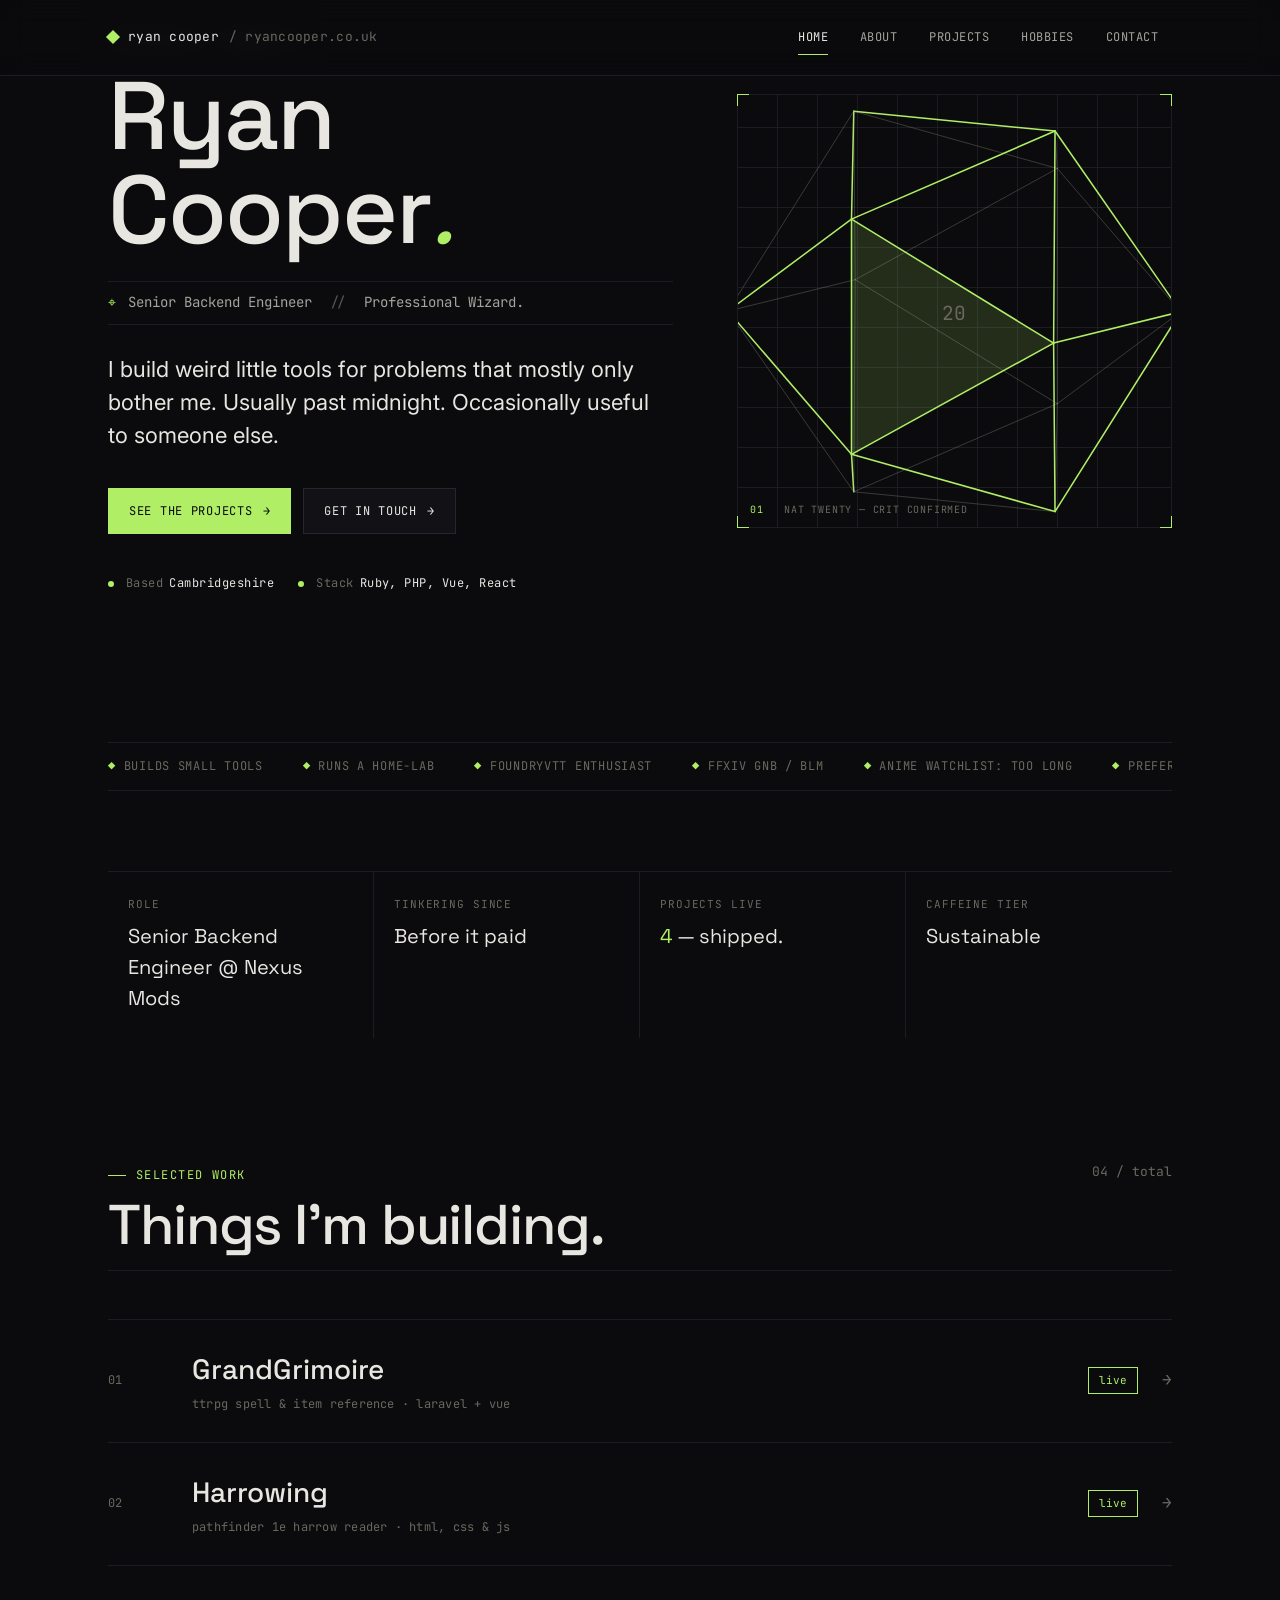
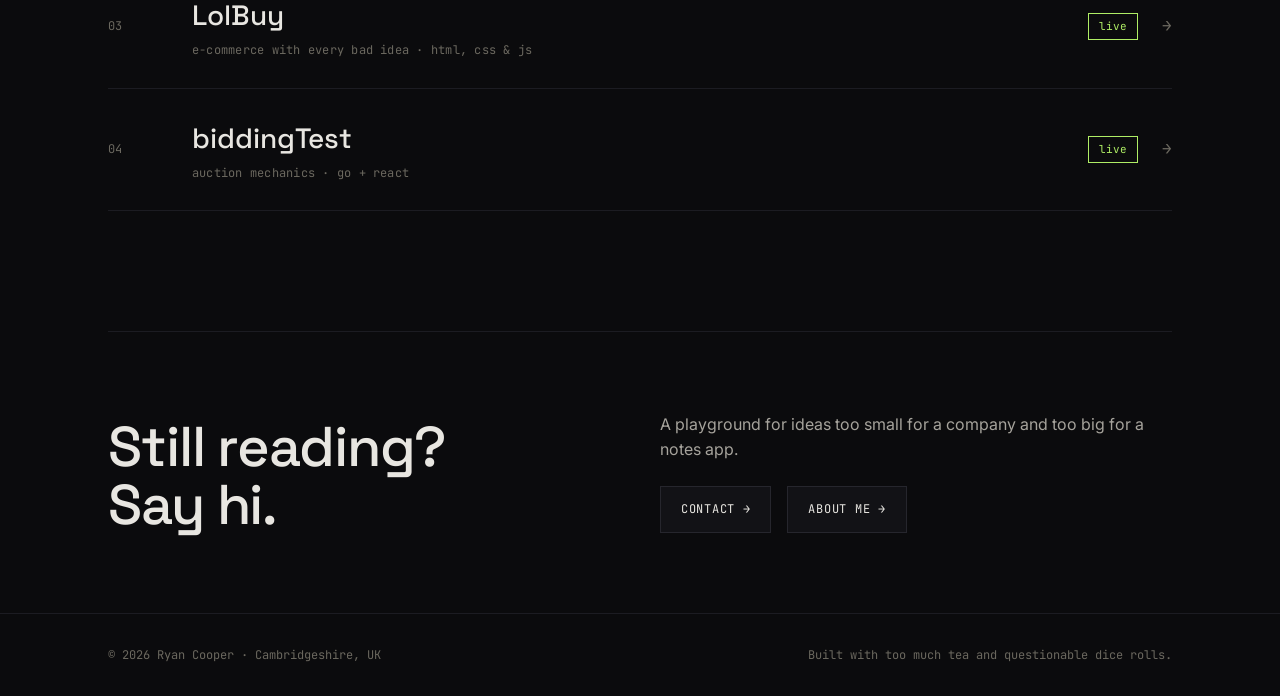
<file: index.html>
<!doctype html>
<html lang="en">
<head>
<meta charset="utf-8" />
<meta name="viewport" content="width=device-width, initial-scale=1" />
<title>Ryan Cooper — Senior Backend Engineer</title>
<link rel="preconnect" href="https://fonts.googleapis.com">
<link rel="preconnect" href="https://fonts.gstatic.com" crossorigin>
<link href="https://fonts.googleapis.com/css2?family=Space+Grotesk:wght@400;500;600&family=Inter:wght@300;400;500&family=JetBrains+Mono:wght@300;400;500&display=swap" rel="stylesheet">
<link rel="stylesheet" href="styles.css" />
<style>
  .hero {
    position: relative;
    padding-top: 40px;
    padding-bottom: 80px;
    min-height: 78vh;
    display: grid;
    grid-template-columns: 1.3fr 1fr;
    gap: 64px;
    align-items: center;
    border-top: 0;
  }
  @media (max-width: 900px) {
    .hero { grid-template-columns: 1fr; gap: 32px; min-height: auto; }
  }
  .hero-copy .line-one {
    display: block;
    font-size: clamp(14px, 1.2vw, 16px);
    font-family: var(--font-mono);
    color: var(--fg-mute);
    margin-bottom: 16px;
    letter-spacing: 0.04em;
  }
  .hero h1 {
    font-size: clamp(48px, 7.5vw, 104px);
    line-height: 0.98;
    margin-bottom: 24px;
  }
  .hero h1 .accent { color: var(--accent); font-style: italic; font-weight: 400; }
  .hero .tag-line {
    font-family: var(--font-mono);
    font-size: 14px;
    color: var(--fg-dim);
    margin-bottom: 28px;
    padding: 10px 0;
    border-top: 1px solid var(--line-soft);
    border-bottom: 1px solid var(--line-soft);
    display: flex;
    gap: 12px;
    align-items: center;
  }
  .hero .tag-line::before {
    content: "⌖";
    color: var(--accent);
  }
  .hero .meta {
    display: flex;
    gap: 24px;
    flex-wrap: wrap;
    font-family: var(--font-mono);
    font-size: 12px;
    color: var(--fg-mute);
    letter-spacing: 0.04em;
    margin-top: 40px;
  }
  .hero .meta span { display: flex; gap: 6px; }
  .hero .meta span em { color: var(--fg); font-style: normal; }
  .hero .meta span::before {
    content: "";
    width: 6px;
    height: 6px;
    background: var(--accent);
    border-radius: 50%;
    align-self: center;
    margin-right: 6px;
  }

  .hero-cta { display: flex; gap: 12px; margin-top: 36px; flex-wrap: wrap; }

  .hero-art {
    position: relative;
    aspect-ratio: 1 / 1;
    width: 100%;
    max-width: 440px;
    justify-self: end;
    border: 1px solid var(--line-soft);
    background:
      repeating-linear-gradient(0deg, transparent 0 39px, var(--line-soft) 39px 40px),
      repeating-linear-gradient(90deg, transparent 0 39px, var(--line-soft) 39px 40px);
  }
  @media (max-width: 900px) {
    .hero-art { justify-self: start; max-width: 360px; }
  }
  .hero-art .corner {
    position: absolute;
    width: 12px; height: 12px;
    border: 1px solid var(--accent);
  }
  .hero-art .corner.tl { top: -1px; left: -1px; border-right: 0; border-bottom: 0; }
  .hero-art .corner.tr { top: -1px; right: -1px; border-left: 0; border-bottom: 0; }
  .hero-art .corner.bl { bottom: -1px; left: -1px; border-right: 0; border-top: 0; }
  .hero-art .corner.br { bottom: -1px; right: -1px; border-left: 0; border-top: 0; }
  .hero-art svg { width: 100%; height: 100%; display: block; }
  .hero-art .art-label {
    position: absolute;
    bottom: 10px; left: 12px;
    font-family: var(--font-mono);
    font-size: 10px;
    color: var(--fg-mute);
    letter-spacing: 0.08em;
    text-transform: uppercase;
  }
  .hero-art .art-label em { color: var(--accent); font-style: normal; }

  .strip {
    display: flex;
    gap: 0;
    margin-top: 40px;
    border-top: 1px solid var(--line-soft);
    border-bottom: 1px solid var(--line-soft);
    overflow: hidden;
    position: relative;
  }
  .strip-track {
    display: flex;
    gap: 40px;
    padding: 14px 0;
    animation: scroll 40s linear infinite;
    font-family: var(--font-mono);
    font-size: 12px;
    color: var(--fg-mute);
    letter-spacing: 0.06em;
    text-transform: uppercase;
    white-space: nowrap;
  }
  .strip-track span em {
    color: var(--accent);
    font-style: normal;
    margin-right: 8px;
  }
  @keyframes scroll {
    from { transform: translateX(0); }
    to { transform: translateX(-50%); }
  }

  .summary {
    display: grid;
    grid-template-columns: repeat(4, 1fr);
    gap: 0;
    margin-top: 80px;
    border-top: 1px solid var(--line-soft);
  }
  @media (max-width: 800px) {
    .summary { grid-template-columns: repeat(2, 1fr); }
  }
  .summary-cell {
    padding: 24px 20px;
    border-right: 1px solid var(--line-soft);
  }
  .summary-cell:last-child { border-right: 0; }
  @media (max-width: 800px) {
    .summary-cell:nth-child(2) { border-right: 0; }
    .summary-cell:nth-child(1), .summary-cell:nth-child(2) { border-bottom: 1px solid var(--line-soft); }
  }
  .summary-cell .k {
    font-family: var(--font-mono);
    font-size: 11px;
    color: var(--fg-mute);
    letter-spacing: 0.08em;
    text-transform: uppercase;
    margin-bottom: 8px;
  }
  .summary-cell .v {
    font-family: var(--font-display);
    font-size: 20px;
    color: var(--fg);
  }
  .summary-cell .v em { color: var(--accent); font-style: normal; }

  .featured { margin-top: 120px; }
  .project-row {
    display: grid;
    grid-template-columns: 60px 1fr auto auto;
    gap: 24px;
    align-items: center;
    padding: 28px 0;
    border-top: 1px solid var(--line-soft);
    transition: padding 0.25s, background 0.25s;
    cursor: pointer;
  }
  .project-row:last-child { border-bottom: 1px solid var(--line-soft); }
  .project-row:hover { padding-left: 12px; padding-right: 12px; background: var(--bg-elev); }
  .project-row .num {
    font-family: var(--font-mono);
    font-size: 12px;
    color: var(--fg-mute);
  }
  .project-row .title {
    font-family: var(--font-display);
    font-size: clamp(20px, 2.4vw, 28px);
    font-weight: 500;
    color: var(--fg);
  }
  .project-row .title small {
    display: block;
    font-family: var(--font-mono);
    font-size: 12px;
    color: var(--fg-mute);
    font-weight: 400;
    margin-top: 4px;
    letter-spacing: 0.02em;
  }
  .project-row .status {
    font-family: var(--font-mono);
    font-size: 11px;
    color: var(--fg-dim);
    padding: 4px 10px;
    border: 1px solid var(--line);
  }
  .project-row .status.live { color: var(--accent); border-color: var(--accent); }
  .project-row .arrow {
    font-family: var(--font-mono);
    color: var(--fg-mute);
    transition: transform 0.2s, color 0.2s;
  }
  .project-row:hover .arrow { color: var(--accent); transform: translateX(6px); }
  @media (max-width: 700px) {
    .project-row { grid-template-columns: 40px 1fr; }
    .project-row .status, .project-row .arrow { display: none; }
  }

  .closer {
    margin-top: 120px;
    padding: 80px 0;
    border-top: 1px solid var(--line-soft);
    display: grid;
    grid-template-columns: 1fr 1fr;
    gap: 40px;
    align-items: end;
  }
  @media (max-width: 700px) { .closer { grid-template-columns: 1fr; } }
  .closer h2 { max-width: 14ch; }
  .closer .right { color: var(--fg-dim); }
  .closer .right p { margin-bottom: 24px; }

  .cursor-dice {
    position: fixed;
    pointer-events: none;
    width: 32px; height: 32px;
    z-index: 40;
    opacity: 0;
    transition: opacity 0.3s;
    mix-blend-mode: difference;
  }
  .cursor-dice.visible { opacity: 0.8; }
</style>
</head>
<body>

<div id="nav-slot"></div>

<main class="shell">
  <section class="hero">
    <div class="hero-copy">
      <span class="line-one">Portfolio / v2026.04</span>
      <h1>
        Ryan<br/>
        Cooper<span class="accent">.</span>
      </h1>
      <div class="tag-line">
        Senior Backend Engineer <span style="opacity:0.5; margin: 0 6px;">//</span> Professional Wizard.
      </div>
      <p class="lead">
        I build weird little tools for problems that mostly only bother me. Usually
        past midnight. Occasionally useful to someone else.
      </p>
      <div class="hero-cta">
        <a href="projects.html" class="btn primary">
          See the projects <span class="arrow">→</span>
        </a>
        <a href="contact.html" class="btn">
          Get in touch <span class="arrow">→</span>
        </a>
      </div>

      <div class="meta">
        <span>Based <em>Cambridgeshire</em></span>
        <span>Stack <em>Ruby, PHP, Vue, React</em></span>
      </div>
    </div>

    <div class="hero-art" id="hero-art">
      <span class="corner tl"></span><span class="corner tr"></span>
      <span class="corner bl"></span><span class="corner br"></span>
      <svg viewBox="0 0 400 400" id="hero-svg"></svg>
      <div class="art-label">
        <em>01</em> &nbsp; nat twenty — crit confirmed
      </div>
    </div>
  </section>

  <div class="strip">
    <div class="strip-track">
      <span><em>◆</em>Builds small tools</span>
      <span><em>◆</em>Runs a home-lab</span>
      <span><em>◆</em>FoundryVTT Enthusiast</span>
      <span><em>◆</em>FFXIV GNB / BLM</span>
      <span><em>◆</em>Anime watchlist: too long</span>
      <span><em>◆</em>Prefers dark mode</span>
      <span><em>◆</em>Builds small tools</span>
      <span><em>◆</em>Runs a home-lab</span>
      <span><em>◆</em>FoundryVTT Enthusiast</span>
      <span><em>◆</em>FFXIV GNB / BLM</span>
      <span><em>◆</em>Anime watchlist: too long</span>
      <span><em>◆</em>Prefers dark mode</span>
    </div>
  </div>

  <div class="summary">
    <div class="summary-cell">
      <div class="k">Role</div>
      <div class="v">Senior Backend Engineer @ Nexus Mods</div>
    </div>
    <div class="summary-cell">
      <div class="k">Tinkering since</div>
      <div class="v">Before it paid</div>
    </div>
    <div class="summary-cell">
      <div class="k">Projects live</div>
      <div class="v"><em>4</em> — shipped.</div>
    </div>
    <div class="summary-cell">
      <div class="k">Caffeine tier</div>
      <div class="v">Sustainable</div>
    </div>
  </div>

  <div class="featured">
    <div class="section-head">
      <div>
        <span class="kicker">Selected work</span>
        <h2 style="margin-top: 12px;">Things I'm building.</h2>
      </div>
      <div class="index">04 / total</div>
    </div>

    <a href="projects.html#grandgrimoire" class="project-row">
      <div class="num">01</div>
      <div class="title">GrandGrimoire<small>ttrpg spell &amp; item reference · laravel + vue</small></div>
      <div class="status live">live</div>
      <div class="arrow">→</div>
    </a>
    <a href="projects.html#harrowing" class="project-row">
      <div class="num">02</div>
      <div class="title">Harrowing<small>pathfinder 1e harrow reader · html, css &amp; js</small></div>
      <div class="status live">live</div>
      <div class="arrow">→</div>
    </a>
    <a href="projects.html#lolbuy" class="project-row">
      <div class="num">03</div>
      <div class="title">LolBuy<small>e-commerce with every bad idea · html, css &amp; js</small></div>
      <div class="status live">live</div>
      <div class="arrow">→</div>
    </a>
    <a href="projects.html#bidding" class="project-row">
      <div class="num">04</div>
      <div class="title">biddingTest<small>auction mechanics · go + react</small></div>
      <div class="status live">live</div>
      <div class="arrow">→</div>
    </a>
  </div>

  <div class="closer">
    <h2>Still reading?<br/>Say hi.</h2>
    <div class="right">
      <p>
        A playground for ideas too small for a company and too big for a notes app.
      </p>
      <div class="row">
        <a href="contact.html" class="btn">contact →</a>
        <a href="about.html" class="btn">about me →</a>
      </div>
    </div>
  </div>
</main>

<div id="footer-slot"></div>

<div id="cursor-dice" class="cursor-dice"></div>

<script src="shared.js"></script>
<script src="hero.js"></script>
<script>
  mountLayout('home');
</script>
</body>
</html>
</file>
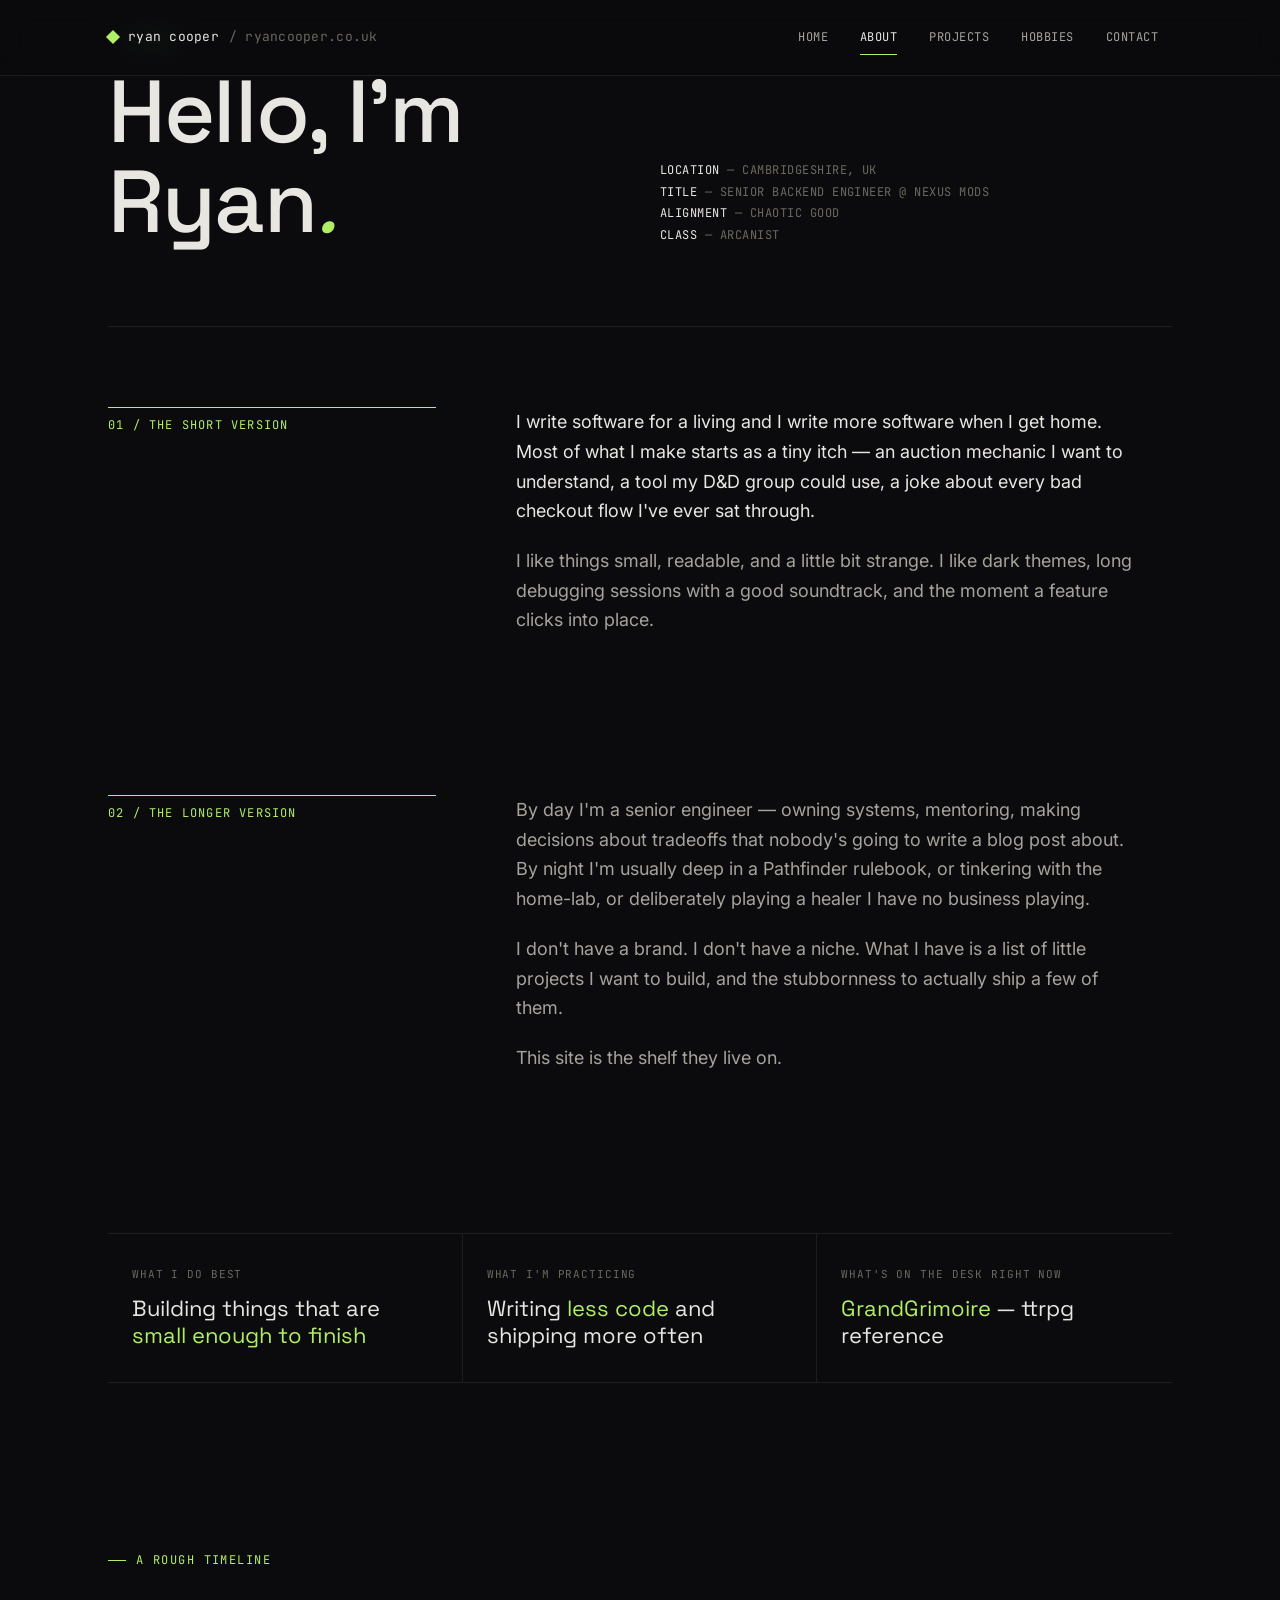
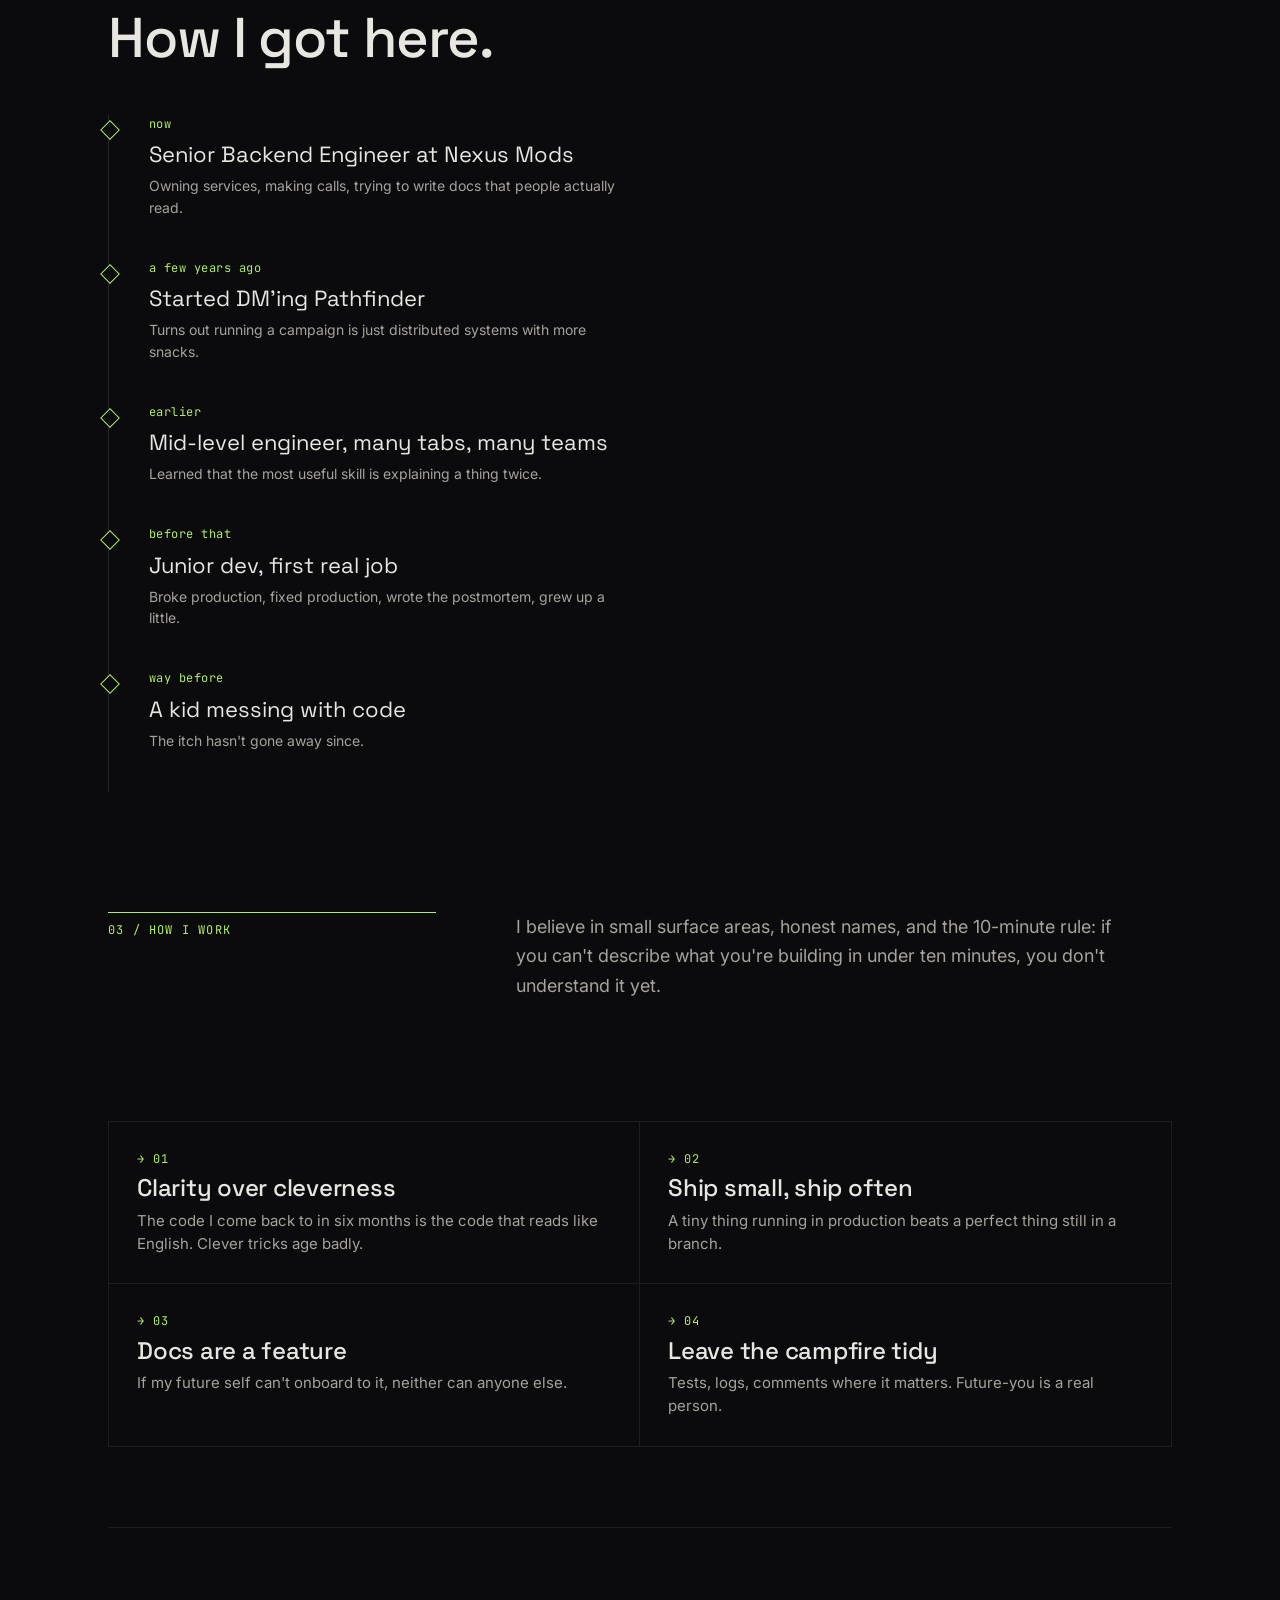
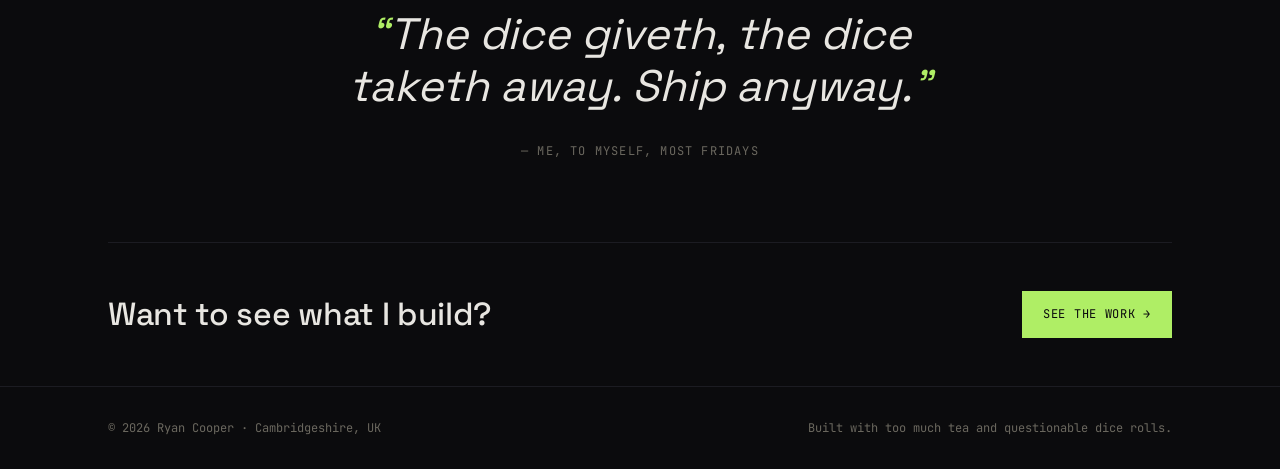
<file: about.html>
<!doctype html>
<html lang="en">
<head>
<meta charset="utf-8" />
<meta name="viewport" content="width=device-width, initial-scale=1" />
<title>About — Ryan Cooper</title>
<link rel="preconnect" href="https://fonts.googleapis.com">
<link rel="preconnect" href="https://fonts.gstatic.com" crossorigin>
<link href="https://fonts.googleapis.com/css2?family=Space+Grotesk:wght@400;500;600&family=Inter:wght@300;400;500&family=JetBrains+Mono:wght@300;400;500&display=swap" rel="stylesheet">
<link rel="stylesheet" href="styles.css" />
<style>
  .page-head {
    display: grid;
    grid-template-columns: 1fr 1fr;
    gap: 40px;
    padding-top: 24px;
    padding-bottom: 80px;
    border-bottom: 1px solid var(--line-soft);
    align-items: end;
  }
  @media (max-width: 800px) { .page-head { grid-template-columns: 1fr; gap: 24px; } }
  .page-head h1 { font-size: clamp(48px, 7vw, 88px); }
  .page-head h1 em { color: var(--accent); font-style: italic; font-weight: 400; }
  .page-head .side {
    font-family: var(--font-mono);
    font-size: 12px;
    color: var(--fg-mute);
    letter-spacing: 0.04em;
    text-transform: uppercase;
    line-height: 1.8;
  }
  .page-head .side strong { color: var(--fg); font-weight: 400; }

  .about-grid {
    display: grid;
    grid-template-columns: 1fr 2fr;
    gap: 80px;
    padding: 80px 0;
  }
  @media (max-width: 800px) { .about-grid { grid-template-columns: 1fr; gap: 40px; } }
  .about-grid .label {
    font-family: var(--font-mono);
    font-size: 12px;
    color: var(--accent);
    letter-spacing: 0.1em;
    text-transform: uppercase;
    padding-top: 8px;
    border-top: 1px solid var(--accent);
    align-self: start;
  }
  .about-grid .body p {
    font-size: 18px;
    line-height: 1.65;
    color: var(--fg);
    margin-bottom: 20px;
    max-width: 56ch;
  }
  .about-grid .body p:last-child { margin-bottom: 0; }
  .about-grid .body p.dim { color: var(--fg-dim); }

  .facts {
    display: grid;
    grid-template-columns: repeat(3, 1fr);
    margin: 80px 0;
    border-top: 1px solid var(--line-soft);
    border-bottom: 1px solid var(--line-soft);
  }
  @media (max-width: 700px) { .facts { grid-template-columns: 1fr; } }
  .fact {
    padding: 32px 24px;
    border-right: 1px solid var(--line-soft);
  }
  .fact:last-child { border-right: 0; }
  @media (max-width: 700px) {
    .fact { border-right: 0; border-bottom: 1px solid var(--line-soft); }
    .fact:last-child { border-bottom: 0; }
  }
  .fact .q {
    font-family: var(--font-mono);
    font-size: 11px;
    color: var(--fg-mute);
    letter-spacing: 0.08em;
    text-transform: uppercase;
    margin-bottom: 12px;
  }
  .fact .a {
    font-family: var(--font-display);
    font-size: 22px;
    color: var(--fg);
    line-height: 1.25;
  }
  .fact .a em { color: var(--accent); font-style: normal; }

  .timeline-wrap { padding: 80px 0 40px; }
  .timeline-wrap .kicker { margin-bottom: 24px; }
  .timeline-wrap h2 { margin-bottom: 48px; }
  .timeline {
    position: relative;
    padding-left: 40px;
    border-left: 1px solid var(--line);
  }
  .tl-item {
    padding: 0 0 40px 0;
    position: relative;
  }
  .tl-item::before {
    content: "";
    position: absolute;
    left: -46px;
    top: 8px;
    width: 12px;
    height: 12px;
    border: 1px solid var(--accent);
    background: var(--bg);
    transform: rotate(45deg);
  }
  .tl-item .year {
    font-family: var(--font-mono);
    font-size: 12px;
    color: var(--accent);
    letter-spacing: 0.04em;
    margin-bottom: 4px;
  }
  .tl-item .what {
    font-family: var(--font-display);
    font-size: 22px;
    color: var(--fg);
    margin-bottom: 4px;
  }
  .tl-item .note {
    font-family: var(--font-body);
    font-size: 14px;
    color: var(--fg-dim);
    max-width: 54ch;
  }

  .values {
    display: grid;
    grid-template-columns: 1fr 1fr;
    gap: 0;
    margin: 40px 0 80px;
    border: 1px solid var(--line-soft);
  }
  @media (max-width: 700px) { .values { grid-template-columns: 1fr; } }
  .value {
    padding: 28px 28px;
    border-right: 1px solid var(--line-soft);
    border-bottom: 1px solid var(--line-soft);
  }
  .value:nth-child(2n) { border-right: 0; }
  .value:nth-child(n+3) { border-bottom: 0; }
  @media (max-width: 700px) {
    .value { border-right: 0; }
    .value:not(:last-child) { border-bottom: 1px solid var(--line-soft); }
  }
  .value .num {
    font-family: var(--font-mono);
    font-size: 12px;
    color: var(--accent);
    margin-bottom: 8px;
    letter-spacing: 0.08em;
  }
  .value h3 { margin-bottom: 8px; }
  .value p { color: var(--fg-dim); font-size: 15px; line-height: 1.55; }

  .pullquote {
    padding: 80px 0;
    border-top: 1px solid var(--line-soft);
    border-bottom: 1px solid var(--line-soft);
    text-align: center;
  }
  .pullquote blockquote {
    font-family: var(--font-display);
    font-size: clamp(28px, 4vw, 44px);
    line-height: 1.2;
    font-style: italic;
    color: var(--fg);
    max-width: 24ch;
    margin: 0 auto 24px;
    font-weight: 400;
  }
  .pullquote blockquote::before { content: "\201C"; color: var(--accent); }
  .pullquote blockquote::after { content: "\201D"; color: var(--accent); }
  .pullquote cite {
    font-family: var(--font-mono);
    font-size: 12px;
    color: var(--fg-mute);
    letter-spacing: 0.1em;
    text-transform: uppercase;
    font-style: normal;
  }

  .cta-row {
    display: flex;
    justify-content: space-between;
    align-items: center;
    padding: 48px 0;
    flex-wrap: wrap;
    gap: 16px;
  }
  .cta-row h3 { font-size: clamp(24px, 3vw, 32px); }
</style>
</head>
<body>

<div id="nav-slot"></div>

<main class="shell">
  <div class="page-head">
    <div>
      <span class="kicker">About</span>
      <h1 style="margin-top: 16px;">Hello, I'm<br/>Ryan<em>.</em></h1>
    </div>
    <div class="side">
      <div><strong>Location</strong> — Cambridgeshire, UK</div>
      <div><strong>Title</strong> — Senior Backend Engineer @ Nexus Mods</div>
      <div><strong>Alignment</strong> — Chaotic Good</div>
      <div><strong>Class</strong> — Arcanist</div>
    </div>
  </div>

  <div class="about-grid">
    <div class="label">01 / The short version</div>
    <div class="body">
      <p>
        I write software for a living and I write more software when I get home. Most of
        what I make starts as a tiny itch — an auction mechanic I want to understand, a
        tool my D&amp;D group could use, a joke about every bad checkout flow I've ever
        sat through.
      </p>
      <p class="dim">
        I like things small, readable, and a little bit strange. I like dark themes, long
        debugging sessions with a good soundtrack, and the moment a feature clicks into
        place.
      </p>
    </div>
  </div>

  <div class="about-grid">
    <div class="label">02 / The longer version</div>
    <div class="body">
      <p class="dim">
        By day I'm a senior engineer — owning systems, mentoring, making decisions about
        tradeoffs that nobody's going to write a blog post about. By night I'm usually
        deep in a Pathfinder rulebook, or tinkering with the home-lab, or deliberately
        playing a healer I have no business playing.
      </p>
      <p class="dim">
        I don't have a brand. I don't have a niche. What I have is a list of little
        projects I want to build, and the stubbornness to actually ship a few of them.
      </p>
      <p class="dim">
        This site is the shelf they live on.
      </p>
    </div>
  </div>

  <div class="facts">
    <div class="fact">
      <div class="q">What I do best</div>
      <div class="a">Building things that are <em>small enough to finish</em></div>
    </div>
    <div class="fact">
      <div class="q">What I'm practicing</div>
      <div class="a">Writing <em>less code</em> and shipping more often</div>
    </div>
    <div class="fact">
      <div class="q">What's on the desk right now</div>
      <div class="a"><em>GrandGrimoire</em> — ttrpg reference</div>
    </div>
  </div>

  <div class="timeline-wrap">
    <span class="kicker">A rough timeline</span>
    <h2 style="margin-top: 16px;">How I got here.</h2>
    <div class="timeline">
      <div class="tl-item">
        <div class="year">now</div>
        <div class="what">Senior Backend Engineer at Nexus Mods</div>
        <div class="note">Owning services, making calls, trying to write docs that people actually read.</div>
      </div>
      <div class="tl-item">
        <div class="year">a few years ago</div>
        <div class="what">Started DM'ing Pathfinder</div>
        <div class="note">Turns out running a campaign is just distributed systems with more snacks.</div>
      </div>
      <div class="tl-item">
        <div class="year">earlier</div>
        <div class="what">Mid-level engineer, many tabs, many teams</div>
        <div class="note">Learned that the most useful skill is explaining a thing twice.</div>
      </div>
      <div class="tl-item">
        <div class="year">before that</div>
        <div class="what">Junior dev, first real job</div>
        <div class="note">Broke production, fixed production, wrote the postmortem, grew up a little.</div>
      </div>
      <div class="tl-item">
        <div class="year">way before</div>
        <div class="what">A kid messing with code</div>
        <div class="note">The itch hasn't gone away since.</div>
      </div>
    </div>
  </div>

  <div class="about-grid">
    <div class="label">03 / How I work</div>
    <div class="body">
      <p class="dim">
        I believe in small surface areas, honest names, and the 10-minute rule: if you
        can't describe what you're building in under ten minutes, you don't understand
        it yet.
      </p>
    </div>
  </div>

  <div class="values">
    <div class="value">
      <div class="num">→ 01</div>
      <h3>Clarity over cleverness</h3>
      <p>The code I come back to in six months is the code that reads like English. Clever tricks age badly.</p>
    </div>
    <div class="value">
      <div class="num">→ 02</div>
      <h3>Ship small, ship often</h3>
      <p>A tiny thing running in production beats a perfect thing still in a branch.</p>
    </div>
    <div class="value">
      <div class="num">→ 03</div>
      <h3>Docs are a feature</h3>
      <p>If my future self can't onboard to it, neither can anyone else.</p>
    </div>
    <div class="value">
      <div class="num">→ 04</div>
      <h3>Leave the campfire tidy</h3>
      <p>Tests, logs, comments where it matters. Future-you is a real person.</p>
    </div>
  </div>

  <div class="pullquote">
    <blockquote>The dice giveth, the dice taketh away. Ship anyway.</blockquote>
    <cite>— me, to myself, most Fridays</cite>
  </div>

  <div class="cta-row">
    <h3>Want to see what I build?</h3>
    <div class="row">
      <a href="projects.html" class="btn primary">See the work →</a>
    </div>
  </div>
</main>

<div id="footer-slot"></div>

<script src="shared.js"></script>
<script>
  mountLayout('about');
</script>
</body>
</html>
</file>
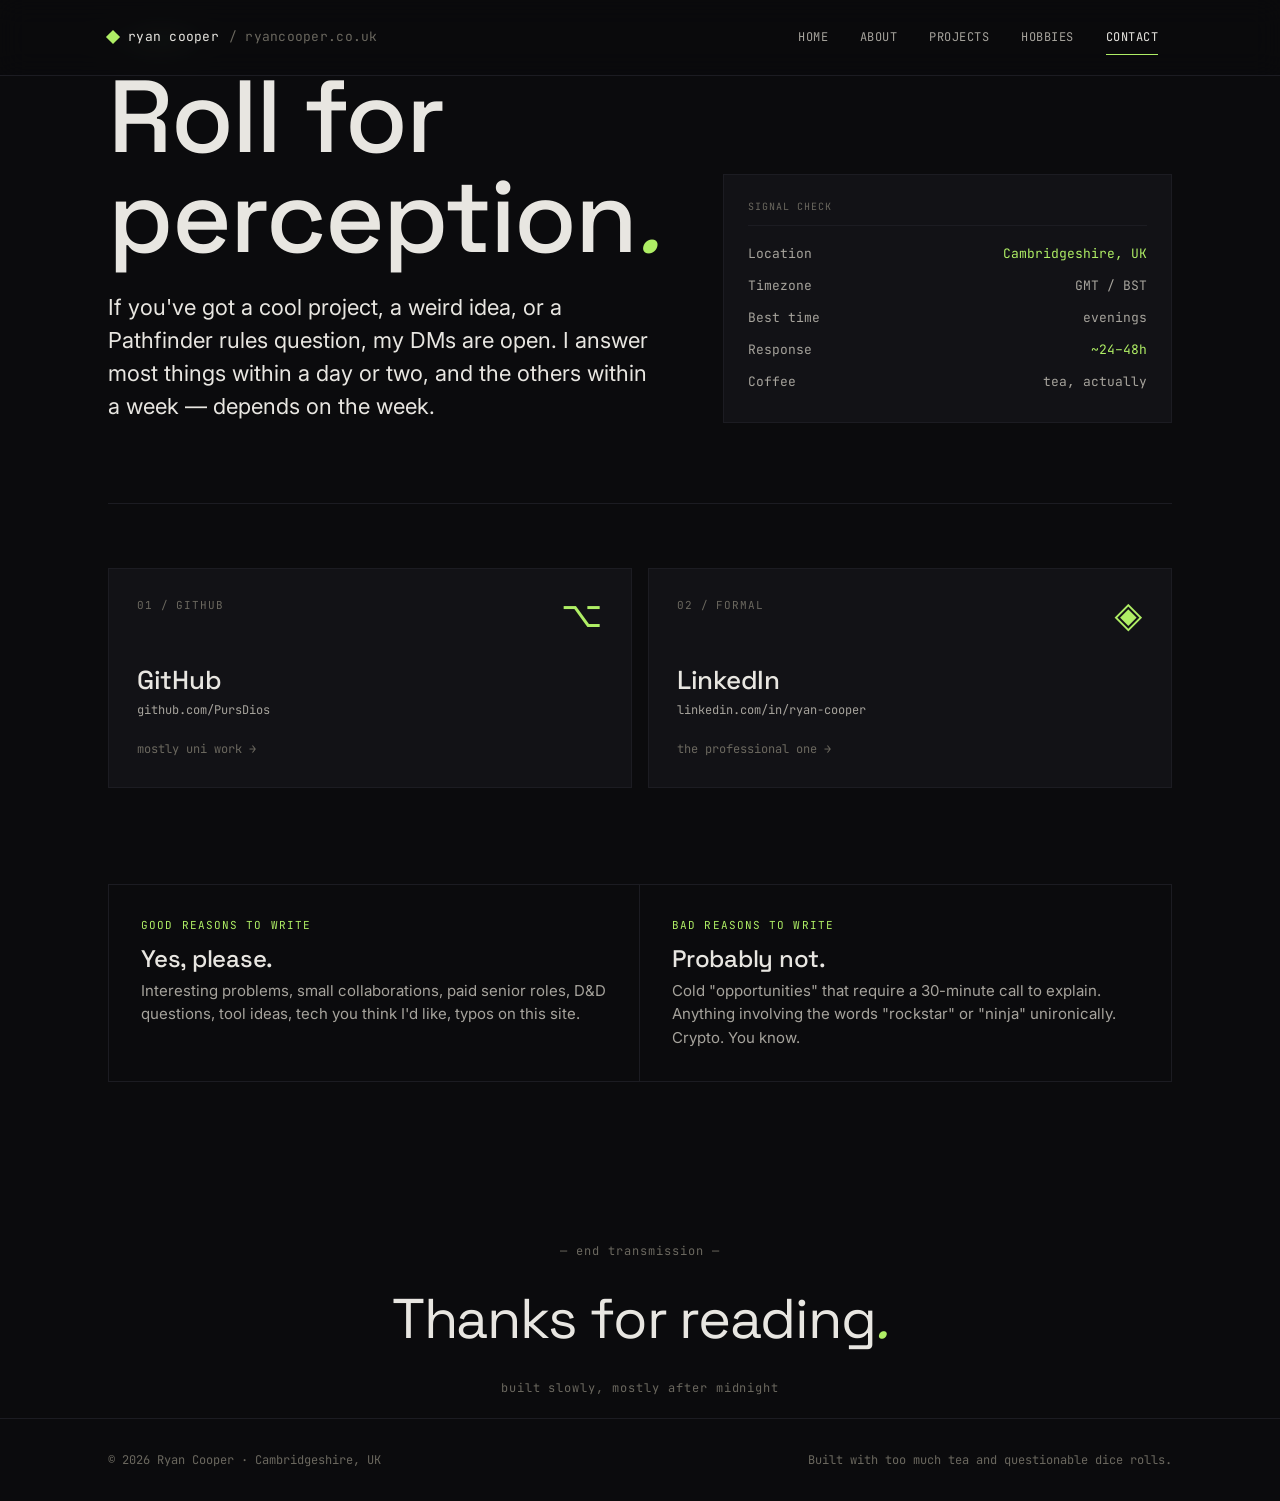
<file: contact.html>
<!doctype html>
<html lang="en">
<head>
<meta charset="utf-8" />
<meta name="viewport" content="width=device-width, initial-scale=1" />
<title>Contact — Ryan Cooper</title>
<link rel="preconnect" href="https://fonts.googleapis.com">
<link rel="preconnect" href="https://fonts.gstatic.com" crossorigin>
<link href="https://fonts.googleapis.com/css2?family=Space+Grotesk:wght@400;500;600&family=Inter:wght@300;400;500&family=JetBrains+Mono:wght@300;400;500&display=swap" rel="stylesheet">
<link rel="stylesheet" href="styles.css" />
<style>
  .contact-hero {
    padding: 24px 0 80px;
    display: grid;
    grid-template-columns: 1.2fr 1fr;
    gap: 64px;
    border-bottom: 1px solid var(--line-soft);
  }
  @media (max-width: 900px) { .contact-hero { grid-template-columns: 1fr; gap: 32px; } }
  .contact-hero h1 {
    font-size: clamp(52px, 8vw, 104px);
    line-height: 0.98;
  }
  .contact-hero h1 em { color: var(--accent); font-style: italic; font-weight: 400; }
  .contact-hero .lead { margin-top: 24px; }

  .contact-hero .panel {
    border: 1px solid var(--line-soft);
    padding: 24px;
    background: var(--bg-elev);
    font-family: var(--font-mono);
    font-size: 13px;
    align-self: end;
  }
  .contact-hero .panel .label {
    font-size: 10px;
    color: var(--fg-mute);
    letter-spacing: 0.1em;
    text-transform: uppercase;
    margin-bottom: 12px;
    padding-bottom: 10px;
    border-bottom: 1px solid var(--line-soft);
  }
  .contact-hero .panel .row {
    display: flex;
    justify-content: space-between;
    padding: 6px 0;
    color: var(--fg-dim);
  }
  .contact-hero .panel .row em { color: var(--accent); font-style: normal; }

  .channels {
    padding: 64px 0;
    display: grid;
    grid-template-columns: repeat(2, 1fr);
    gap: 16px;
  }
  @media (max-width: 900px) { .channels { grid-template-columns: 1fr; } }

  .channel {
    border: 1px solid var(--line-soft);
    padding: 28px;
    background: var(--bg-elev);
    text-decoration: none;
    display: flex;
    flex-direction: column;
    justify-content: space-between;
    min-height: 220px;
    position: relative;
    overflow: hidden;
    transition: border-color 0.2s, transform 0.2s;
  }
  .channel:hover {
    border-color: var(--accent);
    transform: translateY(-2px);
  }
  .channel::after {
    content: "";
    position: absolute;
    left: 0; right: 0; bottom: 0; height: 2px;
    background: var(--accent);
    transform: scaleX(0);
    transform-origin: left;
    transition: transform 0.3s;
  }
  .channel:hover::after { transform: scaleX(1); }

  .channel .head {
    display: flex;
    justify-content: space-between;
    align-items: flex-start;
    font-family: var(--font-mono);
    font-size: 11px;
    color: var(--fg-mute);
    letter-spacing: 0.08em;
    text-transform: uppercase;
    margin-bottom: 24px;
  }
  .channel .glyph {
    font-family: var(--font-display);
    font-size: 36px;
    color: var(--accent);
    line-height: 1;
  }
  .channel h3 { font-size: 26px; margin-bottom: 8px; }
  .channel .handle {
    font-family: var(--font-mono);
    font-size: 12px;
    color: var(--fg-dim);
    word-break: break-all;
  }
  .channel .arrow {
    font-family: var(--font-mono);
    font-size: 12px;
    color: var(--fg-mute);
    margin-top: 20px;
    display: inline-flex;
    align-items: center;
    gap: 6px;
    transition: color 0.2s;
  }
  .channel:hover .arrow { color: var(--accent); }

  .response {
    display: grid;
    grid-template-columns: 1fr 1fr;
    gap: 0;
    border: 1px solid var(--line-soft);
    margin: 32px 0 80px;
  }
  @media (max-width: 800px) { .response { grid-template-columns: 1fr; } }
  .response-cell {
    padding: 32px;
    border-right: 1px solid var(--line-soft);
  }
  .response-cell:last-child { border-right: 0; }
  @media (max-width: 800px) {
    .response-cell:first-child { border-right: 0; border-bottom: 1px solid var(--line-soft); }
  }
  .response-cell .label {
    font-family: var(--font-mono);
    font-size: 11px;
    color: var(--accent);
    letter-spacing: 0.1em;
    text-transform: uppercase;
    margin-bottom: 12px;
  }
  .response-cell h3 { margin-bottom: 8px; }
  .response-cell p { color: var(--fg-dim); font-size: 15px; }

  .signoff {
    padding: 80px 0 20px;
    text-align: center;
    font-family: var(--font-mono);
    font-size: 12px;
    color: var(--fg-mute);
    letter-spacing: 0.08em;
  }
  .signoff .big {
    font-family: var(--font-display);
    font-size: clamp(32px, 5vw, 56px);
    color: var(--fg);
    margin: 16px 0;
    letter-spacing: -0.02em;
  }
  .signoff .big em { color: var(--accent); font-style: italic; font-weight: 400; }
</style>
</head>
<body>

<div id="nav-slot"></div>

<main class="shell">
  <div class="contact-hero">
    <div>
      <span class="kicker">Contact</span>
      <h1 style="margin-top: 16px;">Roll for<br/>perception<em>.</em></h1>
      <p class="lead">
        If you've got a cool project, a weird idea, or a Pathfinder rules question, my
        DMs are open. I answer most things within a day or two, and the others within
        a week — depends on the week.
      </p>
    </div>
    <div class="panel">
      <div class="label">Signal check</div>
      <div class="row"><k>Location</k><span><em>Cambridgeshire, UK</em></span></div>
      <div class="row"><k>Timezone</k><span>GMT / BST</span></div>
      <div class="row"><k>Best time</k><span>evenings</span></div>
      <div class="row"><k>Response</k><span><em>~24–48h</em></span></div>
      <div class="row"><k>Coffee</k><span>tea, actually</span></div>
    </div>
  </div>

  <div class="channels">
    <a href="https://github.com/PursDios" class="channel">
      <div class="head">
        <span>01 / github</span>
        <span class="glyph">⌥</span>
      </div>
      <div>
        <h3>GitHub</h3>
        <div class="handle">github.com/PursDios</div>
        <div class="arrow">mostly uni work →</div>
      </div>
    </a>
    <a href="https://www.linkedin.com/in/ryan-cooper-4218b9153/" class="channel">
      <div class="head">
        <span>02 / formal</span>
        <span class="glyph">◈</span>
      </div>
      <div>
        <h3>LinkedIn</h3>
        <div class="handle">linkedin.com/in/ryan-cooper</div>
        <div class="arrow">the professional one →</div>
      </div>
    </a>
  </div>

  <div class="response">
    <div class="response-cell">
      <div class="label">good reasons to write</div>
      <h3>Yes, please.</h3>
      <p>Interesting problems, small collaborations, paid senior roles, D&amp;D questions, tool ideas, tech you think I'd like, typos on this site.</p>
    </div>
    <div class="response-cell">
      <div class="label">bad reasons to write</div>
      <h3>Probably not.</h3>
      <p>Cold "opportunities" that require a 30-minute call to explain. Anything involving the words "rockstar" or "ninja" unironically. Crypto. You know.</p>
    </div>
  </div>

  <div class="signoff">
    <span>— end transmission —</span>
    <div class="big">Thanks for reading<em>.</em></div>
    <span>built slowly, mostly after midnight</span>
  </div>
</main>

<div id="footer-slot"></div>

<script src="shared.js"></script>
<script>
  mountLayout('contact');
</script>
</body>
</html>
</file>
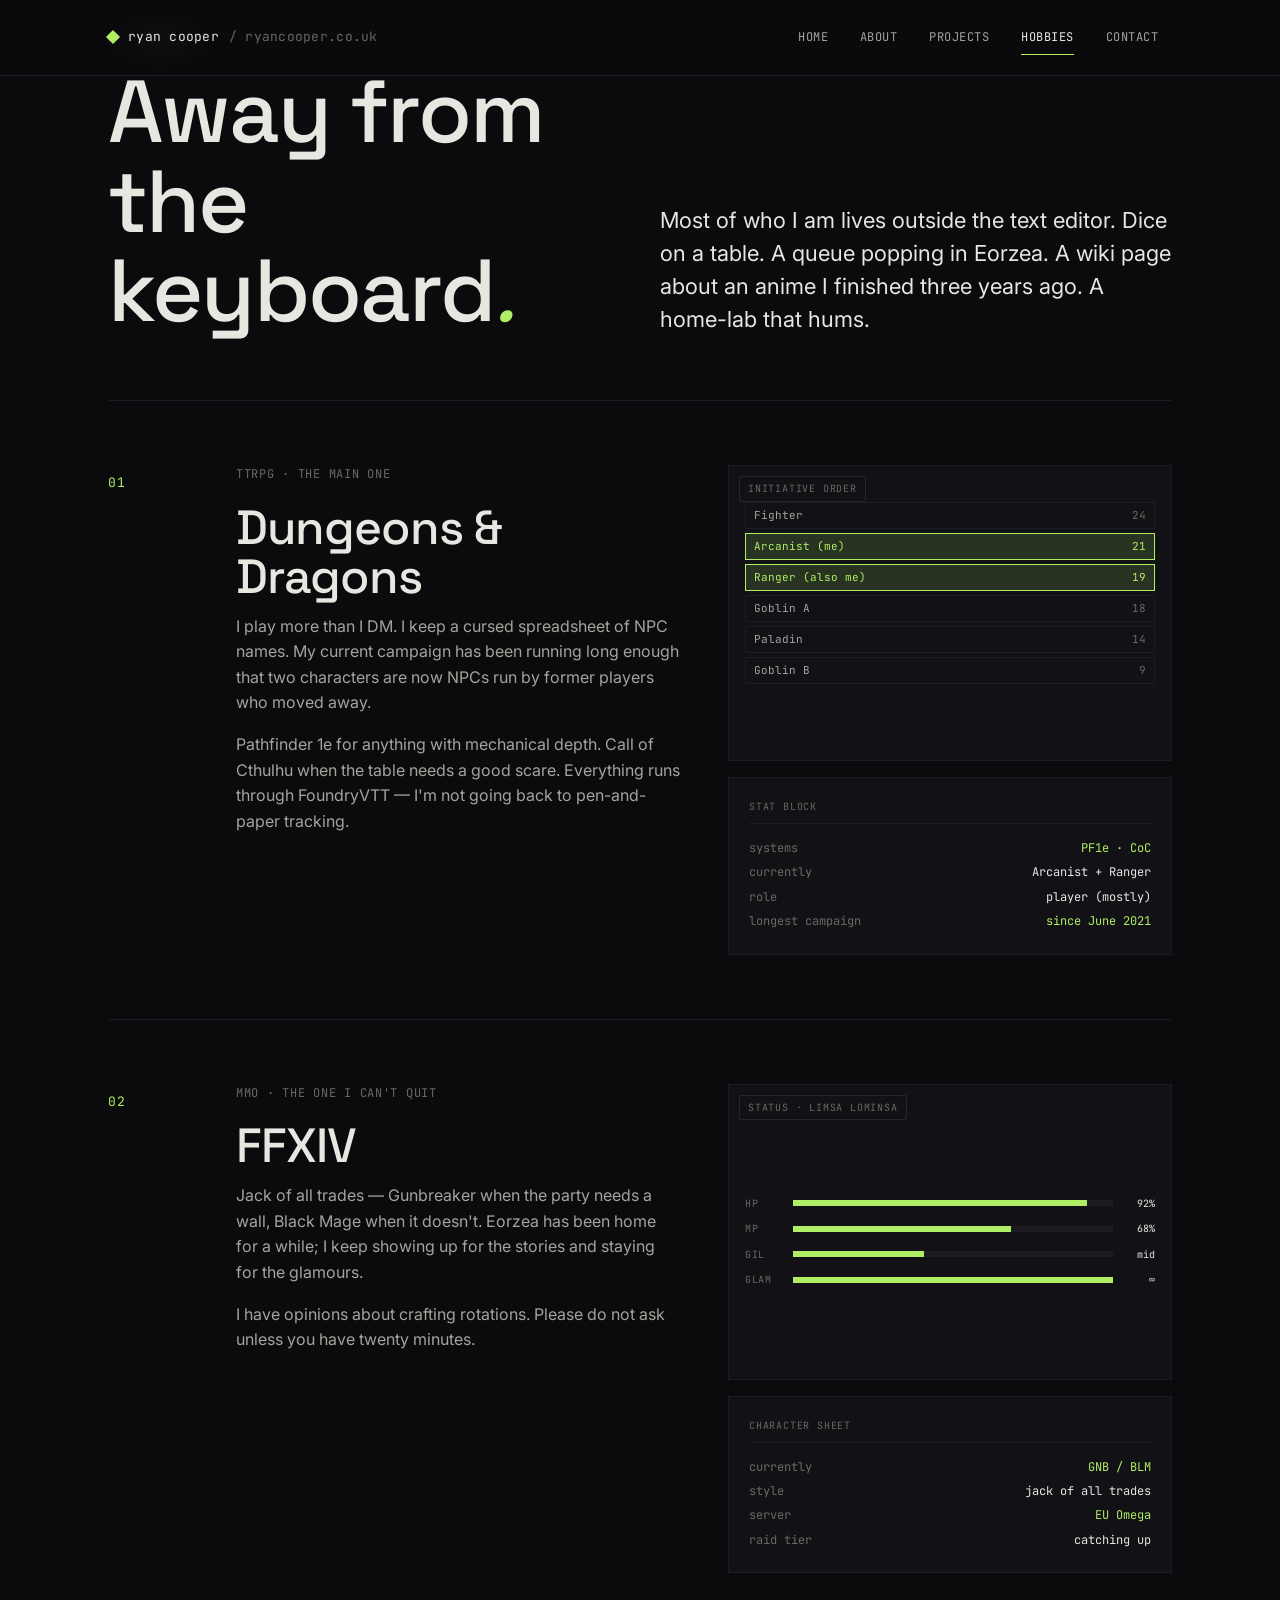
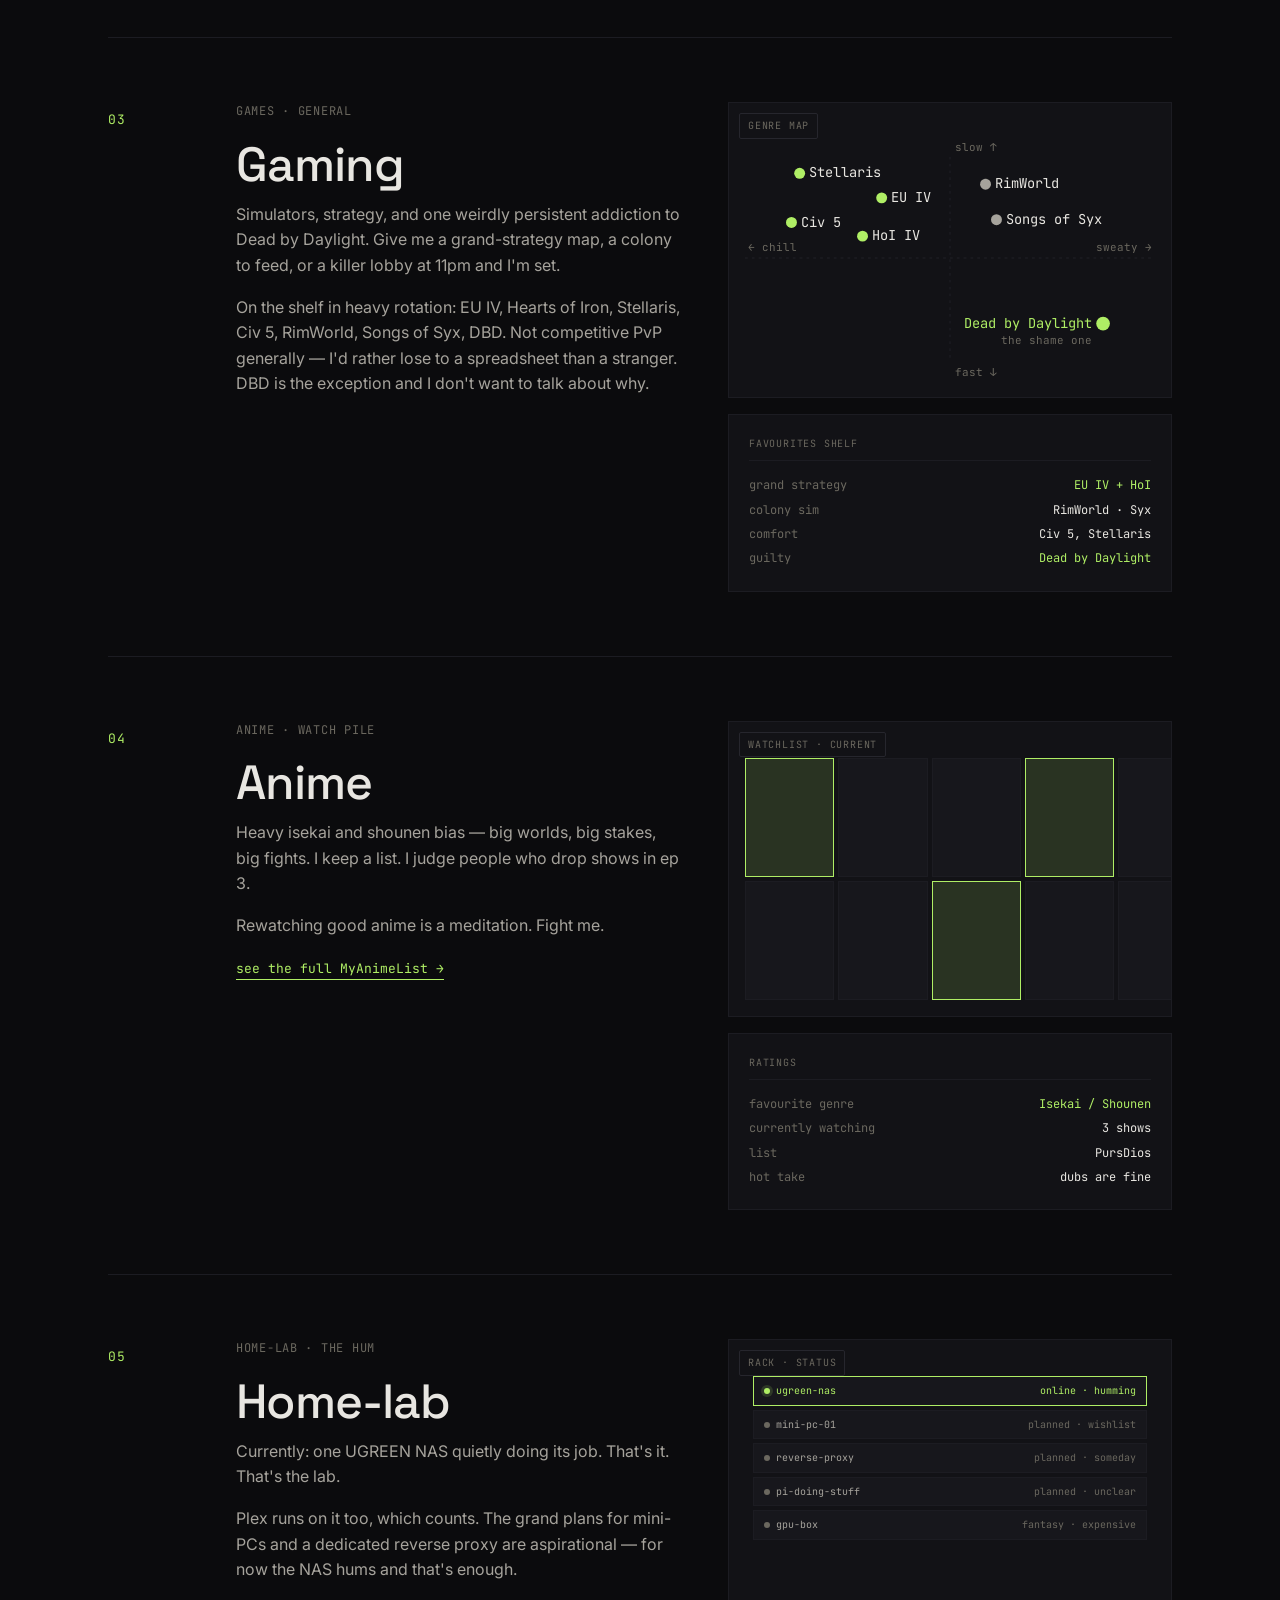
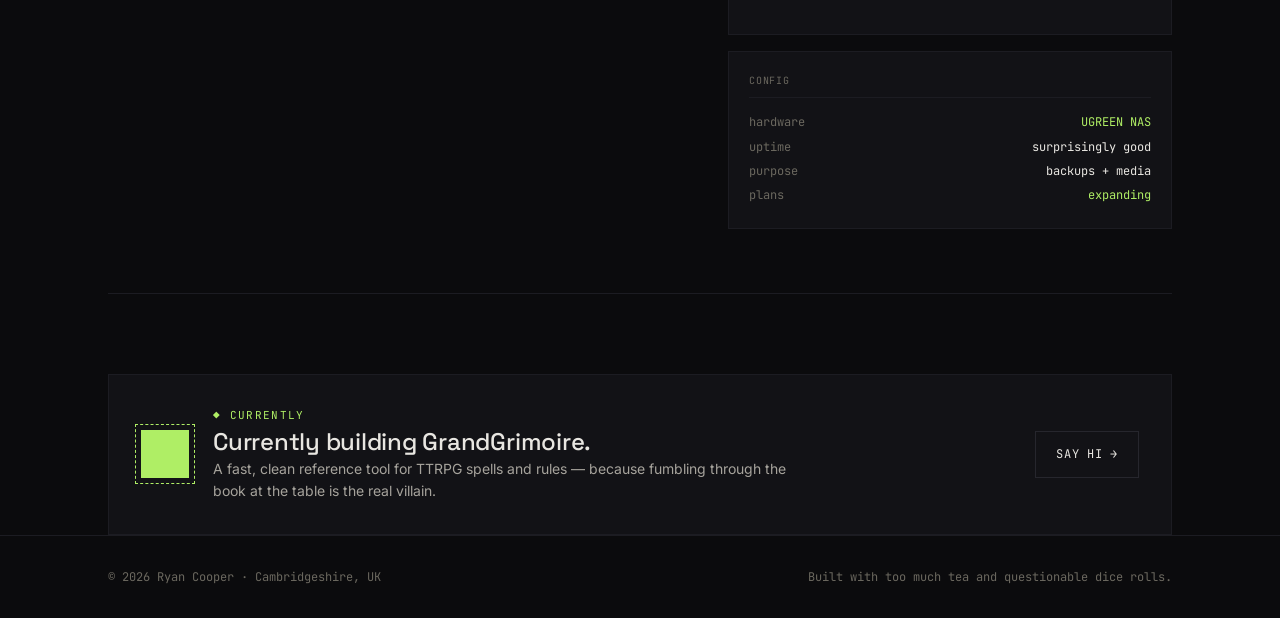
<file: hobbies.html>
<!doctype html>
<html lang="en">
<head>
<meta charset="utf-8" />
<meta name="viewport" content="width=device-width, initial-scale=1" />
<title>Hobbies — Ryan Cooper</title>
<link rel="preconnect" href="https://fonts.googleapis.com">
<link rel="preconnect" href="https://fonts.gstatic.com" crossorigin>
<link href="https://fonts.googleapis.com/css2?family=Space+Grotesk:wght@400;500;600&family=Inter:wght@300;400;500&family=JetBrains+Mono:wght@300;400;500&display=swap" rel="stylesheet">
<link rel="stylesheet" href="styles.css" />
<style>
  .page-head {
    display: grid;
    grid-template-columns: 1fr 1fr;
    gap: 40px;
    padding-top: 24px;
    padding-bottom: 64px;
    border-bottom: 1px solid var(--line-soft);
    align-items: end;
  }
  @media (max-width: 800px) { .page-head { grid-template-columns: 1fr; gap: 24px; } }
  .page-head h1 { font-size: clamp(48px, 7vw, 88px); }
  .page-head h1 em { color: var(--accent); font-style: italic; font-weight: 400; }
  .page-head p { max-width: 40ch; }

  .hobby {
    display: grid;
    grid-template-columns: 80px 1fr 1fr;
    gap: 48px;
    padding: 64px 0;
    border-bottom: 1px solid var(--line-soft);
    align-items: start;
  }
  @media (max-width: 900px) { .hobby { grid-template-columns: 1fr; gap: 24px; } }
  .hobby .idx {
    font-family: var(--font-mono);
    font-size: 13px;
    color: var(--accent);
    letter-spacing: 0.1em;
    padding-top: 8px;
  }
  .hobby h2 { font-size: clamp(32px, 4vw, 48px); margin-bottom: 12px; }
  .hobby .sub {
    font-family: var(--font-mono);
    font-size: 12px;
    color: var(--fg-mute);
    letter-spacing: 0.06em;
    text-transform: uppercase;
    margin-bottom: 20px;
  }
  .hobby p { font-size: 16px; line-height: 1.6; color: var(--fg-dim); margin-bottom: 16px; max-width: 50ch; }

  .hobby-side {
    background: var(--bg-elev);
    border: 1px solid var(--line-soft);
    padding: 20px;
    font-family: var(--font-mono);
    font-size: 12px;
    line-height: 1.7;
  }
  .hobby-side .label {
    color: var(--fg-mute);
    letter-spacing: 0.08em;
    text-transform: uppercase;
    font-size: 10px;
    margin-bottom: 12px;
    padding-bottom: 8px;
    border-bottom: 1px solid var(--line-soft);
  }
  .hobby-side .kv { display: flex; justify-content: space-between; padding: 2px 0; }
  .hobby-side .kv k { color: var(--fg-mute); font-style: normal; }
  .hobby-side .kv v { color: var(--fg); font-style: normal; }
  .hobby-side .kv v em { color: var(--accent); font-style: normal; }

  .hobby-visual {
    aspect-ratio: 3 / 2;
    background: var(--bg-elev);
    border: 1px solid var(--line-soft);
    position: relative;
    overflow: hidden;
    margin-bottom: 16px;
  }
  .hobby-visual .tag {
    position: absolute;
    top: 10px; left: 10px;
    font-family: var(--font-mono);
    font-size: 10px;
    color: var(--fg-mute);
    letter-spacing: 0.08em;
    text-transform: uppercase;
  }

  .vis-dnd .ladder {
    position: absolute;
    inset: 36px 16px 16px;
    display: flex;
    flex-direction: column;
    gap: 4px;
    font-family: var(--font-mono);
    font-size: 11px;
  }
  .vis-dnd .ladder .row {
    display: flex;
    justify-content: space-between;
    padding: 4px 8px;
    border: 1px solid var(--line-soft);
    color: var(--fg-dim);
  }
  .vis-dnd .ladder .row.you {
    background: var(--accent-soft);
    border-color: var(--accent);
    color: var(--accent);
  }
  .vis-dnd .ladder .row v { font-style: normal; color: var(--fg-mute); }
  .vis-dnd .ladder .row.you v { color: var(--accent); }

  .vis-ffxiv .bars {
    position: absolute;
    inset: 36px 16px 16px;
    display: flex;
    flex-direction: column;
    justify-content: center;
    gap: 10px;
    font-family: var(--font-mono);
    font-size: 11px;
  }
  .vis-ffxiv .bar { display: flex; gap: 8px; align-items: center; }
  .vis-ffxiv .bar span:first-child { width: 40px; color: var(--fg-mute); font-size: 10px; letter-spacing: 0.05em; }
  .vis-ffxiv .track {
    flex: 1;
    height: 6px;
    background: var(--line-soft);
    position: relative;
  }
  .vis-ffxiv .fill {
    position: absolute;
    left: 0; top: 0; bottom: 0;
    background: var(--accent);
  }
  .vis-ffxiv .bar span:last-child { color: var(--fg); font-size: 10px; min-width: 34px; text-align: right; }

  .vis-gaming svg { position: absolute; inset: 32px 16px 16px; width: calc(100% - 32px); height: calc(100% - 48px); }

  .vis-anime .tiles {
    position: absolute;
    inset: 36px 16px 16px;
    display: grid;
    grid-template-columns: repeat(6, 1fr);
    gap: 4px;
  }
  .vis-anime .tile {
    aspect-ratio: 3 / 4;
    background: var(--bg-elev-2);
    border: 1px solid var(--line-soft);
  }
  .vis-anime .tile.ring {
    background: var(--accent-soft);
    border-color: var(--accent);
  }

  .vis-lab .stack-box {
    position: absolute;
    inset: 36px 24px 16px;
    display: flex;
    flex-direction: column;
    gap: 4px;
    font-family: var(--font-mono);
    font-size: 10px;
  }
  .vis-lab .node {
    display: flex;
    justify-content: space-between;
    padding: 6px 10px;
    border: 1px solid var(--line-soft);
    background: var(--bg-elev-2);
    color: var(--fg-dim);
  }
  .vis-lab .node v { font-style: normal; color: var(--fg-mute); }
  .vis-lab .node.on { border-color: var(--accent); color: var(--accent); }
  .vis-lab .node.on v { color: var(--accent); }
  .vis-lab .node .dot {
    display: inline-block;
    width: 6px; height: 6px; border-radius: 50%;
    background: var(--fg-mute);
    margin-right: 6px;
  }
  .vis-lab .node.on .dot { background: var(--accent); box-shadow: 0 0 0 3px var(--accent-soft); }

  .now-strip {
    margin-top: 80px;
    padding: 32px;
    border: 1px solid var(--line-soft);
    background: var(--bg-elev);
    display: grid;
    grid-template-columns: auto 1fr auto;
    gap: 24px;
    align-items: center;
  }
  @media (max-width: 700px) { .now-strip { grid-template-columns: 1fr; } }
  .now-strip .blob {
    width: 48px; height: 48px;
    background: var(--accent);
    position: relative;
  }
  .now-strip .blob::after {
    content: "";
    position: absolute;
    inset: -6px;
    border: 1px dashed var(--accent);
    animation: spin 20s linear infinite;
  }
  @keyframes spin { to { transform: rotate(360deg); } }
  .now-strip .now-copy .label {
    font-family: var(--font-mono);
    font-size: 11px;
    color: var(--accent);
    letter-spacing: 0.12em;
    text-transform: uppercase;
    margin-bottom: 6px;
  }
  .now-strip .now-copy h3 { font-size: 24px; margin-bottom: 4px; }
  .now-strip .now-copy p { font-size: 14px; color: var(--fg-dim); max-width: 64ch; }
</style>
</head>
<body>

<div id="nav-slot"></div>

<main class="shell">
  <div class="page-head">
    <div>
      <span class="kicker">Hobbies</span>
      <h1 style="margin-top: 16px;">Away from<br/>the keyboard<em>.</em></h1>
    </div>
    <div>
      <p class="lead">
        Most of who I am lives outside the text editor. Dice on a table. A queue
        popping in Eorzea. A wiki page about an anime I finished three years ago. A
        home-lab that hums.
      </p>
    </div>
  </div>

  <article class="hobby">
    <div class="idx">01</div>
    <div>
      <div class="sub">TTRPG · the main one</div>
      <h2>Dungeons &amp; Dragons</h2>
      <p>
        I play more than I DM. I keep a cursed spreadsheet of NPC names. My current
        campaign has been running long enough that two characters are now NPCs run by
        former players who moved away.
      </p>
      <p>
        Pathfinder 1e for anything with mechanical depth. Call of Cthulhu when the
        table needs a good scare. Everything runs through FoundryVTT — I'm not going
        back to pen-and-paper tracking.
      </p>
    </div>
    <div>
      <div class="hobby-visual vis-dnd">
        <span class="tag">initiative order</span>
        <div class="ladder">
          <div class="row"><k>Fighter</k><v>24</v></div>
          <div class="row you"><k>Arcanist (me)</k><v>21</v></div>
          <div class="row you"><k>Ranger (also me)</k><v>19</v></div>
          <div class="row"><k>Goblin A</k><v>18</v></div>
          <div class="row"><k>Paladin</k><v>14</v></div>
          <div class="row"><k>Goblin B</k><v>9</v></div>
        </div>
      </div>
      <div class="hobby-side">
        <div class="label">Stat block</div>
        <div class="kv"><k>systems</k><v><em>PF1e · CoC</em></v></div>
        <div class="kv"><k>currently</k><v>Arcanist + Ranger</v></div>
        <div class="kv"><k>role</k><v>player (mostly)</v></div>
        <div class="kv"><k>longest campaign</k><v><em>since June 2021</em></v></div>
      </div>
    </div>
  </article>

  <article class="hobby">
    <div class="idx">02</div>
    <div>
      <div class="sub">MMO · the one I can't quit</div>
      <h2>FFXIV</h2>
      <p>
        Jack of all trades — Gunbreaker when the party needs a wall, Black Mage when
        it doesn't. Eorzea has been home for a while; I keep showing up for the
        stories and staying for the glamours.
      </p>
      <p>
        I have opinions about crafting rotations. Please do not ask unless you have
        twenty minutes.
      </p>
    </div>
    <div>
      <div class="hobby-visual vis-ffxiv">
        <span class="tag">status · Limsa Lominsa</span>
        <div class="bars">
          <div class="bar"><span>HP</span><div class="track"><div class="fill" style="width:92%"></div></div><span>92%</span></div>
          <div class="bar"><span>MP</span><div class="track"><div class="fill" style="width:68%"></div></div><span>68%</span></div>
          <div class="bar"><span>GIL</span><div class="track"><div class="fill" style="width:41%"></div></div><span>mid</span></div>
          <div class="bar"><span>GLAM</span><div class="track"><div class="fill" style="width:100%"></div></div><span>∞</span></div>
        </div>
      </div>
      <div class="hobby-side">
        <div class="label">Character sheet</div>
        <div class="kv"><k>currently</k><v><em>GNB / BLM</em></v></div>
        <div class="kv"><k>style</k><v>jack of all trades</v></div>
        <div class="kv"><k>server</k><v><em>EU Omega</em></v></div>
        <div class="kv"><k>raid tier</k><v>catching up</v></div>
      </div>
    </div>
  </article>

  <article class="hobby">
    <div class="idx">03</div>
    <div>
      <div class="sub">Games · general</div>
      <h2>Gaming</h2>
      <p>
        Simulators, strategy, and one weirdly persistent addiction to Dead by Daylight.
        Give me a grand-strategy map, a colony to feed, or a killer lobby at 11pm and I'm
        set.
      </p>
      <p>
        On the shelf in heavy rotation: EU IV, Hearts of Iron, Stellaris, Civ 5,
        RimWorld, Songs of Syx, DBD. Not competitive PvP generally — I'd rather lose to
        a spreadsheet than a stranger. DBD is the exception and I don't want to talk
        about why.
      </p>
    </div>
    <div>
      <div class="hobby-visual vis-gaming">
        <span class="tag">genre map</span>
        <svg viewBox="0 0 300 180" font-family="var(--font-mono)" role="img" aria-label="Genre map: grand strategy is slow and chill, colony sims are slow and a bit sweatier, Dead by Daylight is fast and sweaty">
          <line x1="150" y1="16" x2="150" y2="166" stroke="var(--line-soft)" stroke-dasharray="2 3"/>
          <line x1="0" y1="90" x2="300" y2="90" stroke="var(--line-soft)" stroke-dasharray="2 3"/>
          <g font-size="8" fill="var(--fg-mute)">
            <text x="154" y="12">slow ↑</text>
            <text x="154" y="176">fast ↓</text>
            <text x="2" y="85">← chill</text>
            <text x="298" y="85" text-anchor="end">sweaty →</text>
          </g>
          <g font-size="10" fill="var(--fg)">
            <circle cx="40" cy="28" r="4" fill="var(--accent)"/><text x="47" y="31">Stellaris</text>
            <circle cx="100" cy="46" r="4" fill="var(--accent)"/><text x="107" y="49">EU IV</text>
            <circle cx="34" cy="64" r="4" fill="var(--accent)"/><text x="41" y="67">Civ 5</text>
            <circle cx="86" cy="74" r="4" fill="var(--accent)"/><text x="93" y="77">HoI IV</text>
            <circle cx="176" cy="36" r="4" fill="var(--fg-dim)"/><text x="183" y="39">RimWorld</text>
            <circle cx="184" cy="62" r="4" fill="var(--fg-dim)"/><text x="191" y="65">Songs of Syx</text>
            <circle cx="262" cy="138" r="5" fill="var(--accent)"/><text x="254" y="141" text-anchor="end" fill="var(--accent)">Dead by Daylight</text>
            <text x="254" y="153" text-anchor="end" font-size="8" fill="var(--fg-mute)">the shame one</text>
          </g>
        </svg>
      </div>
      <div class="hobby-side">
        <div class="label">Favourites shelf</div>
        <div class="kv"><k>grand strategy</k><v><em>EU IV + HoI</em></v></div>
        <div class="kv"><k>colony sim</k><v>RimWorld · Syx</v></div>
        <div class="kv"><k>comfort</k><v>Civ 5, Stellaris</v></div>
        <div class="kv"><k>guilty</k><v><em>Dead by Daylight</em></v></div>
      </div>
    </div>
  </article>

  <article class="hobby">
    <div class="idx">04</div>
    <div>
      <div class="sub">Anime · watch pile</div>
      <h2>Anime</h2>
      <p>
        Heavy isekai and shounen bias — big worlds, big stakes, big fights. I keep a
        list. I judge people who drop shows in ep 3.
      </p>
      <p>
        Rewatching good anime is a meditation. Fight me.
      </p>
      <p style="margin-top: 12px;">
        <a href="https://myanimelist.net/animelist/PursDios" style="color: var(--accent); font-family: var(--font-mono); font-size: 13px; border-bottom: 1px solid var(--accent); padding-bottom: 2px;">
          see the full MyAnimeList →
        </a>
      </p>
    </div>
    <div>
      <div class="hobby-visual vis-anime">
        <span class="tag">watchlist · current</span>
        <div class="tiles">
          <div class="tile ring"></div>
          <div class="tile"></div>
          <div class="tile"></div>
          <div class="tile ring"></div>
          <div class="tile"></div>
          <div class="tile"></div>
          <div class="tile"></div>
          <div class="tile"></div>
          <div class="tile ring"></div>
          <div class="tile"></div>
          <div class="tile"></div>
          <div class="tile"></div>
        </div>
      </div>
      <div class="hobby-side">
        <div class="label">Ratings</div>
        <div class="kv"><k>favourite genre</k><v><em>Isekai / Shounen</em></v></div>
        <div class="kv"><k>currently watching</k><v>3 shows</v></div>
        <div class="kv"><k>list</k><v>PursDios</v></div>
        <div class="kv"><k>hot take</k><v>dubs are fine</v></div>
      </div>
    </div>
  </article>

  <article class="hobby">
    <div class="idx">05</div>
    <div>
      <div class="sub">Home-lab · the hum</div>
      <h2>Home-lab</h2>
      <p>
        Currently: one UGREEN NAS quietly doing its job. That's it. That's the lab.
      </p>
      <p>
        Plex runs on it too, which counts. The grand plans for mini-PCs and a dedicated
        reverse proxy are aspirational — for now the NAS hums and that's enough.
      </p>
    </div>
    <div>
      <div class="hobby-visual vis-lab">
        <span class="tag">rack · status</span>
        <div class="stack-box">
          <div class="node on"><span><span class="dot"></span>ugreen-nas</span><v>online · humming</v></div>
          <div class="node"><span><span class="dot"></span>mini-pc-01</span><v>planned · wishlist</v></div>
          <div class="node"><span><span class="dot"></span>reverse-proxy</span><v>planned · someday</v></div>
          <div class="node"><span><span class="dot"></span>pi-doing-stuff</span><v>planned · unclear</v></div>
          <div class="node"><span><span class="dot"></span>gpu-box</span><v>fantasy · expensive</v></div>
        </div>
      </div>
      <div class="hobby-side">
        <div class="label">Config</div>
        <div class="kv"><k>hardware</k><v><em>UGREEN NAS</em></v></div>
        <div class="kv"><k>uptime</k><v>surprisingly good</v></div>
        <div class="kv"><k>purpose</k><v>backups + media</v></div>
        <div class="kv"><k>plans</k><v><em>expanding</em></v></div>
      </div>
    </div>
  </article>

  <div class="now-strip">
    <div class="blob"></div>
    <div class="now-copy">
      <div class="label">◆ currently</div>
      <h3>Currently building GrandGrimoire.</h3>
      <p>A fast, clean reference tool for TTRPG spells and rules — because fumbling through the book at the table is the real villain.</p>
    </div>
    <a href="contact.html" class="btn">Say hi →</a>
  </div>
</main>

<div id="footer-slot"></div>

<script src="shared.js"></script>
<script>
  mountLayout('hobbies');
</script>
</body>
</html>
</file>
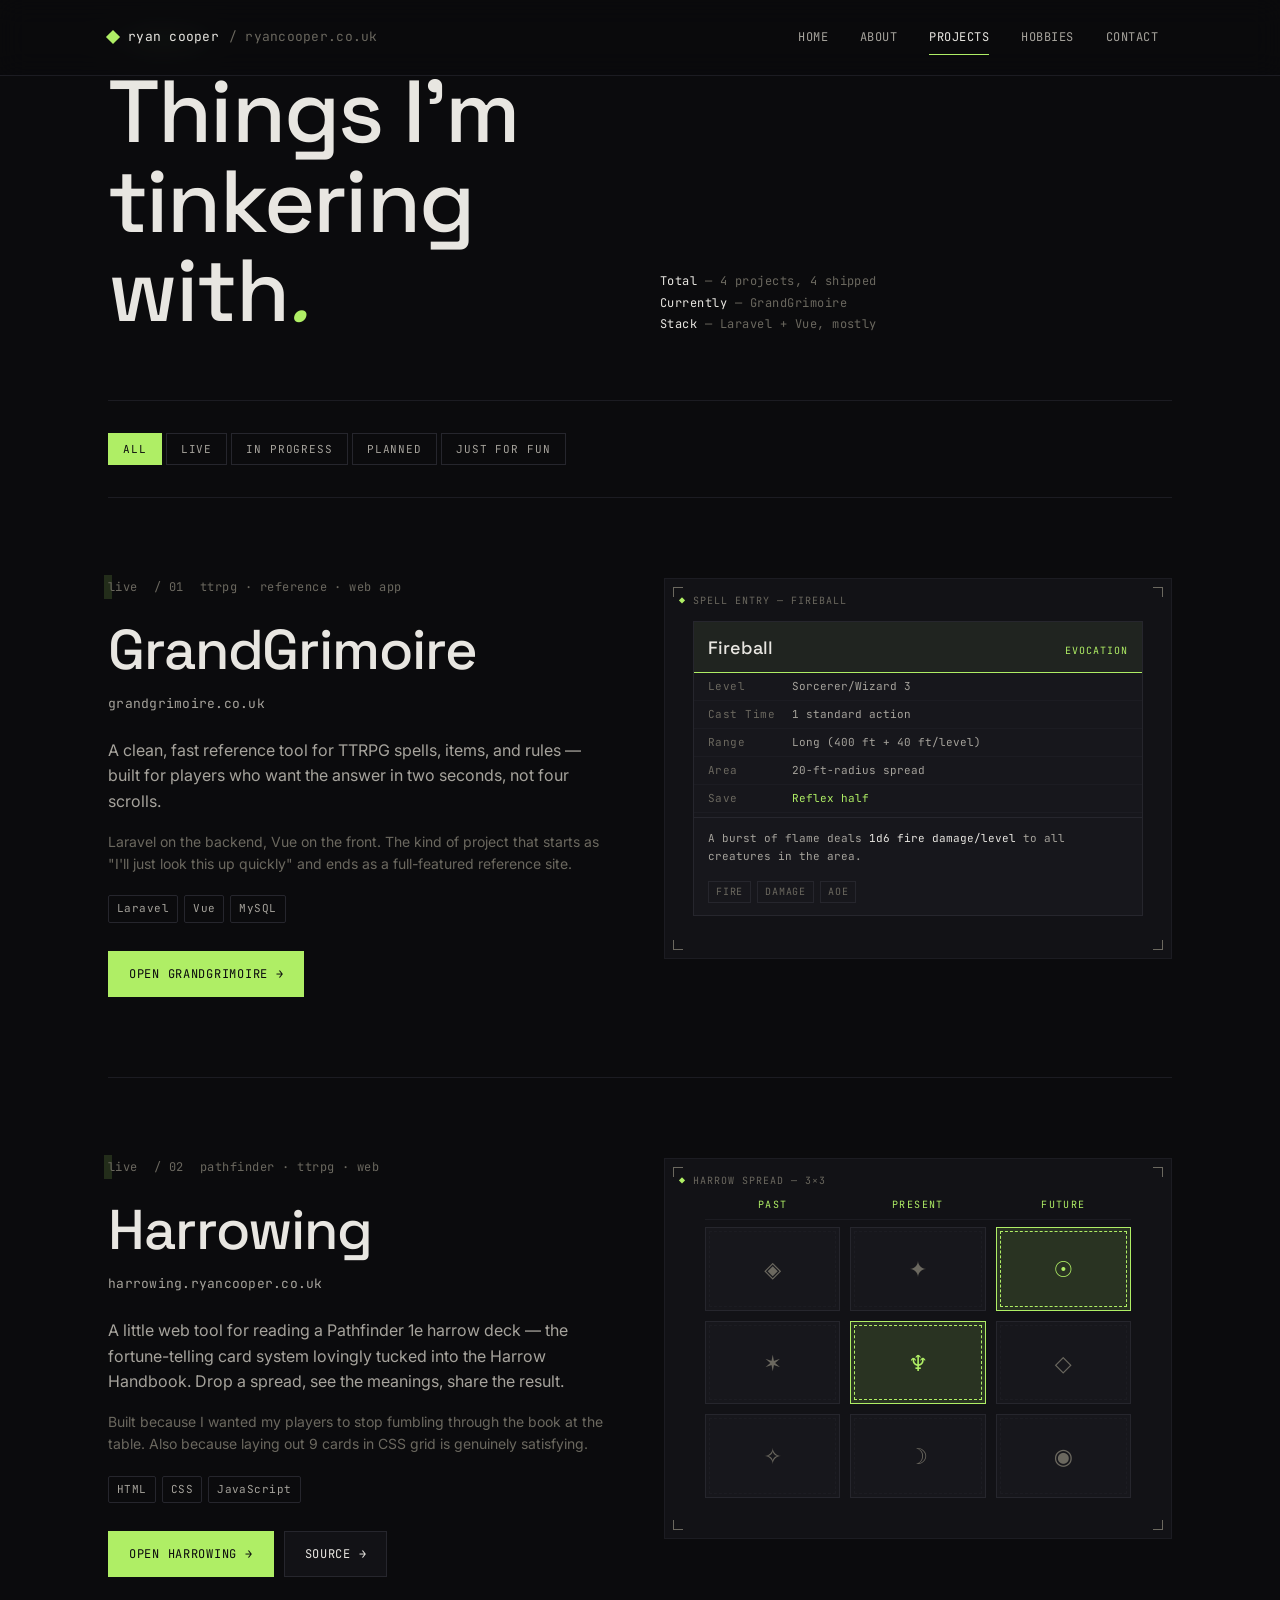
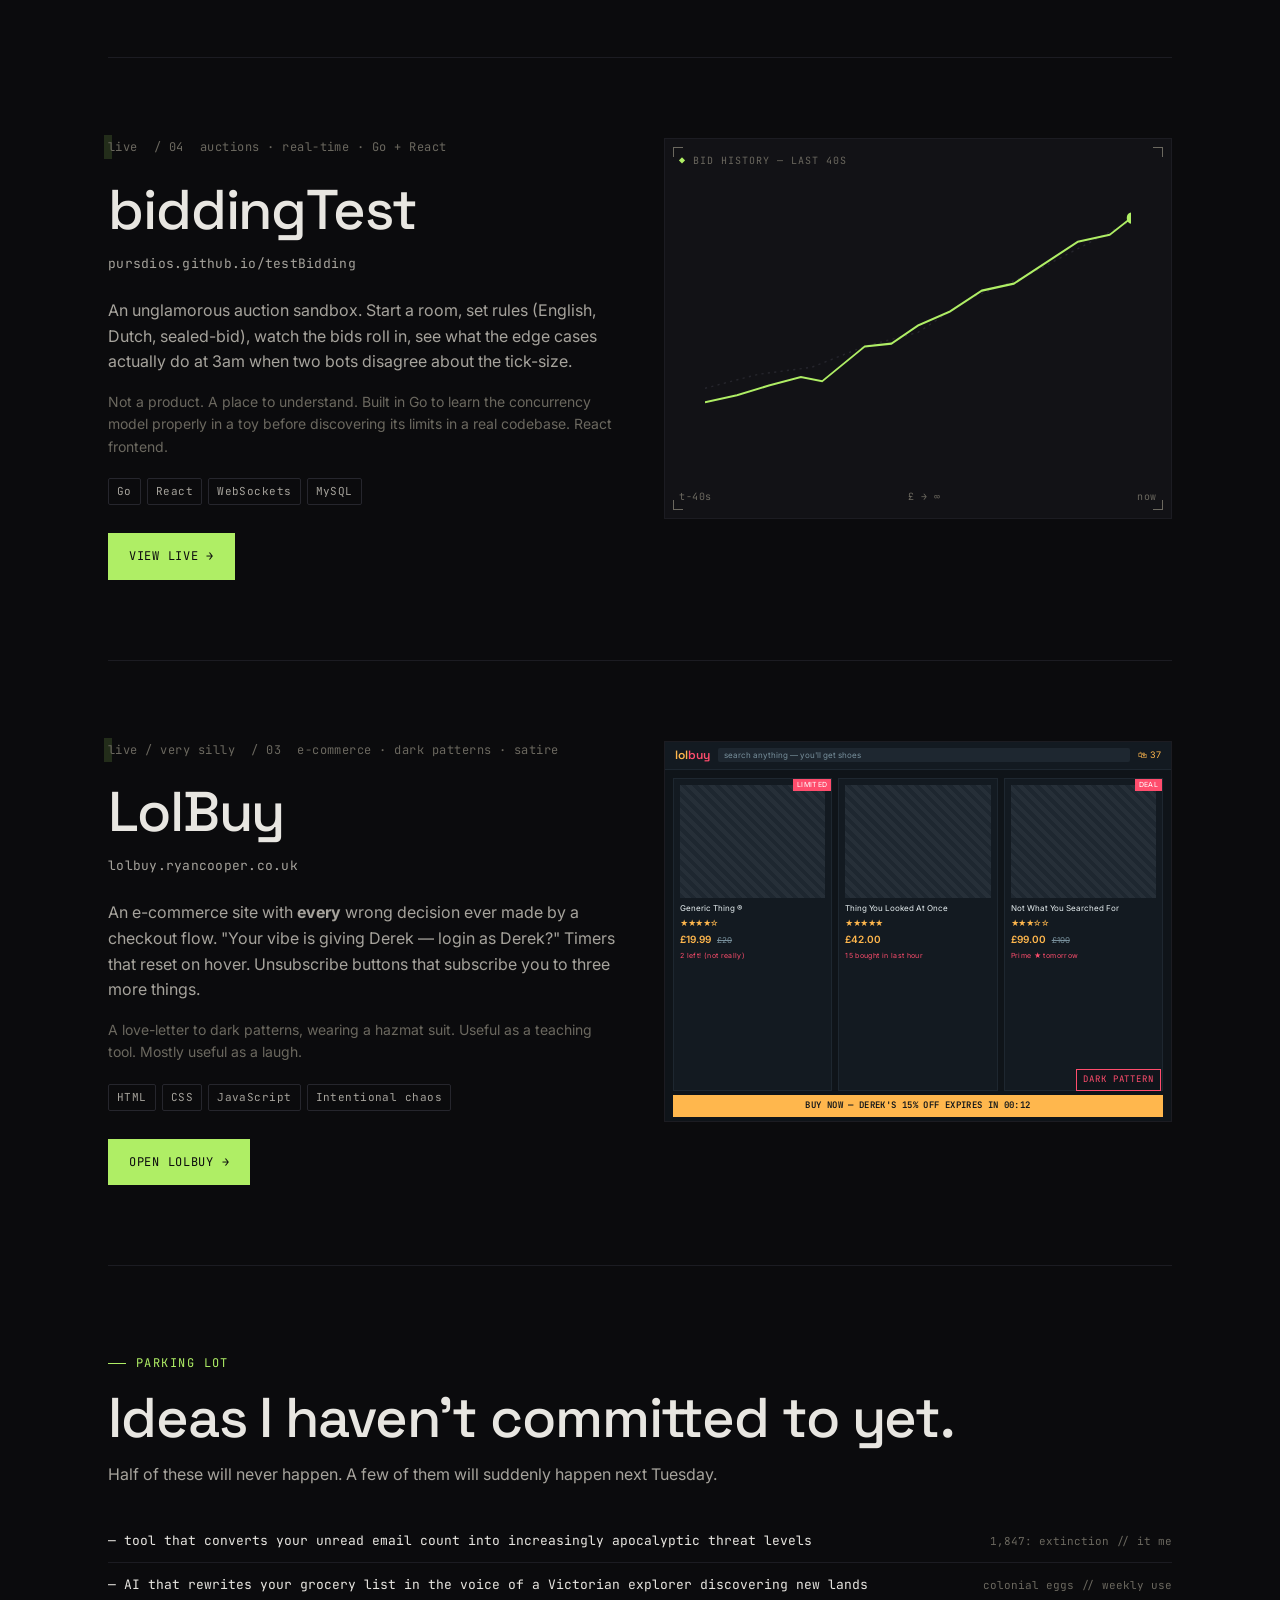
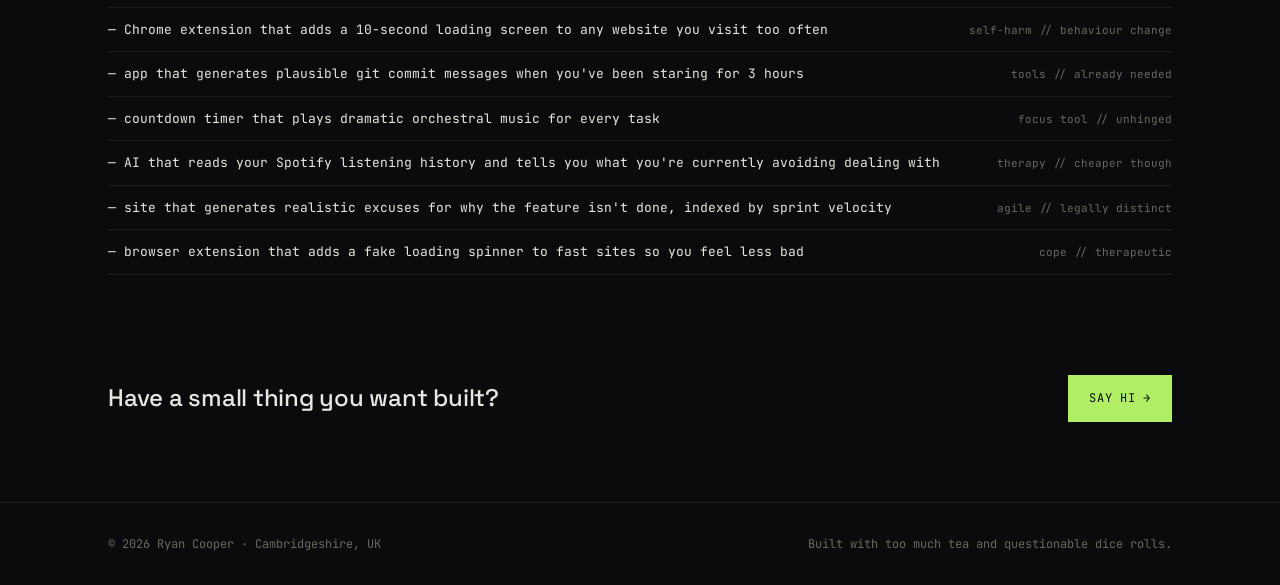
<file: projects.html>
<!doctype html>
<html lang="en">
<head>
<meta charset="utf-8" />
<meta name="viewport" content="width=device-width, initial-scale=1" />
<title>Projects — Ryan Cooper</title>
<link rel="preconnect" href="https://fonts.googleapis.com">
<link rel="preconnect" href="https://fonts.gstatic.com" crossorigin>
<link href="https://fonts.googleapis.com/css2?family=Space+Grotesk:wght@400;500;600&family=Inter:wght@300;400;500&family=JetBrains+Mono:wght@300;400;500&display=swap" rel="stylesheet">
<link rel="stylesheet" href="styles.css" />
<style>
  .page-head {
    display: grid;
    grid-template-columns: 1fr 1fr;
    gap: 40px;
    padding-top: 24px;
    padding-bottom: 64px;
    border-bottom: 1px solid var(--line-soft);
    align-items: end;
  }
  @media (max-width: 800px) { .page-head { grid-template-columns: 1fr; gap: 24px; } }
  .page-head h1 { font-size: clamp(48px, 7vw, 88px); }
  .page-head h1 em { color: var(--accent); font-style: italic; font-weight: 400; }
  .page-head .meta {
    font-family: var(--font-mono);
    font-size: 12px;
    color: var(--fg-mute);
    letter-spacing: 0.04em;
    line-height: 1.8;
  }
  .page-head .meta strong { color: var(--fg); font-weight: 400; }

  .filters {
    display: flex;
    gap: 4px;
    margin: 32px 0;
    flex-wrap: wrap;
  }
  .filter {
    font-family: var(--font-mono);
    font-size: 11px;
    letter-spacing: 0.08em;
    text-transform: uppercase;
    padding: 8px 14px;
    border: 1px solid var(--line);
    color: var(--fg-dim);
    cursor: pointer;
    background: transparent;
    transition: all 0.15s;
  }
  .filter:hover { color: var(--fg); border-color: var(--fg-dim); }
  .filter.active { color: var(--accent-ink); background: var(--accent); border-color: var(--accent); }

  .project {
    padding: 80px 0;
    border-top: 1px solid var(--line-soft);
    display: grid;
    grid-template-columns: 1fr 1fr;
    gap: 48px;
    scroll-margin-top: 100px;
  }
  @media (max-width: 900px) { .project { grid-template-columns: 1fr; } }
  .project.hidden { display: none; }

  .project-meta {
    font-family: var(--font-mono);
    font-size: 12px;
    color: var(--fg-mute);
    letter-spacing: 0.04em;
    display: flex;
    align-items: center;
    gap: 16px;
    margin-bottom: 24px;
  }
  .project-meta .dot {
    width: 6px; height: 6px; border-radius: 50%;
    background: var(--fg-mute);
  }
  .project-meta .dot.live { background: var(--accent); box-shadow: 0 0 0 4px var(--accent-soft); }
  .project-meta .dot.wip { background: #ffd166; box-shadow: 0 0 0 4px rgba(255,209,102,0.15); }
  .project-meta .dot.planned { background: var(--fg-mute); }

  .project h2 {
    font-size: clamp(36px, 5vw, 56px);
    margin-bottom: 16px;
  }
  .project .sub {
    font-family: var(--font-mono);
    font-size: 13px;
    color: var(--fg-dim);
    margin-bottom: 24px;
    letter-spacing: 0.02em;
  }
  .project p {
    font-size: 16px;
    line-height: 1.6;
    color: var(--fg-dim);
    margin-bottom: 16px;
    max-width: 56ch;
  }
  .project p.dim { color: var(--fg-mute); font-size: 14px; }

  .project .stack {
    display: flex;
    gap: 6px;
    flex-wrap: wrap;
    margin-top: 20px;
  }
  .project .actions {
    display: flex;
    gap: 10px;
    margin-top: 28px;
    flex-wrap: wrap;
  }

  .project-visual {
    position: relative;
    aspect-ratio: 4 / 3;
    background: var(--bg-elev);
    border: 1px solid var(--line-soft);
    overflow: hidden;
  }
  .project-visual .corner {
    position: absolute;
    width: 10px; height: 10px;
    border: 1px solid var(--fg-mute);
  }
  .project-visual .corner.tl { top: 8px; left: 8px; border-right: 0; border-bottom: 0; }
  .project-visual .corner.tr { top: 8px; right: 8px; border-left: 0; border-bottom: 0; }
  .project-visual .corner.bl { bottom: 8px; left: 8px; border-right: 0; border-top: 0; }
  .project-visual .corner.br { bottom: 8px; right: 8px; border-left: 0; border-top: 0; }
  .project-visual .tag-label {
    position: absolute;
    top: 14px; left: 14px;
    font-family: var(--font-mono);
    font-size: 10px;
    color: var(--fg-mute);
    letter-spacing: 0.1em;
    text-transform: uppercase;
  }
  .project-visual .tag-label em { color: var(--accent); font-style: normal; }

  .vis-grimoire {
    background: var(--bg-elev);
    display: flex;
    align-items: center;
    justify-content: center;
    padding: 28px;
  }
  .grimoire-card {
    width: 100%;
    border: 1px solid var(--line);
    background: var(--bg-elev-2);
    padding: 0;
    font-family: var(--font-mono);
    font-size: 11px;
  }
  .gc-header {
    display: flex;
    justify-content: space-between;
    align-items: baseline;
    padding: 12px 14px 10px;
    border-bottom: 1px solid var(--accent);
    background: oklch(0.88 0.18 130 / 0.06);
  }
  .gc-name {
    font-family: var(--font-display);
    font-size: 18px;
    color: var(--fg);
    font-weight: 500;
  }
  .gc-school {
    color: var(--accent);
    letter-spacing: 0.1em;
    text-transform: uppercase;
    font-size: 10px;
  }
  .gc-row {
    display: flex;
    gap: 12px;
    padding: 5px 14px;
    border-bottom: 1px solid var(--line-soft);
  }
  .gc-key {
    color: var(--fg-mute);
    width: 72px;
    flex-shrink: 0;
    letter-spacing: 0.04em;
  }
  .gc-val { color: var(--fg-dim); }
  .gc-val.accent { color: var(--accent); }
  .gc-divider { height: 1px; background: var(--line); margin: 4px 0; }
  .gc-desc {
    padding: 8px 14px;
    color: var(--fg-dim);
    line-height: 1.6;
    font-size: 11px;
  }
  .gc-em { color: var(--fg); }
  .gc-tags {
    display: flex;
    gap: 6px;
    padding: 8px 14px 12px;
  }
  .gc-tag {
    font-size: 10px;
    color: var(--fg-mute);
    border: 1px solid var(--line);
    padding: 2px 7px;
    letter-spacing: 0.08em;
    text-transform: uppercase;
  }

  .vis-harrow { background: var(--bg-elev); }
  .vis-harrow .row-labels {
    position: absolute;
    top: 38px;
    left: 40px;
    right: 40px;
    display: grid;
    grid-template-columns: repeat(3, 1fr);
    gap: 10px;
    font-family: var(--font-mono);
    font-size: 10px;
    color: var(--accent);
    letter-spacing: 0.14em;
    text-transform: uppercase;
    text-align: center;
    padding-bottom: 6px;
    border-bottom: 1px solid var(--line-soft);
  }
  .vis-harrow .cards {
    position: absolute;
    inset: 68px 40px 40px;
    display: grid;
    grid-template-columns: repeat(3, 1fr);
    grid-template-rows: repeat(3, 1fr);
    gap: 10px;
  }
  .vis-harrow .card {
    border: 1px solid var(--line);
    background: var(--bg-elev-2);
    display: flex;
    align-items: center;
    justify-content: center;
    font-family: var(--font-display);
    font-size: 22px;
    color: var(--fg-mute);
    position: relative;
    overflow: hidden;
  }
  .vis-harrow .card::before {
    content: "";
    position: absolute;
    inset: 3px;
    border: 1px dashed var(--line-soft);
  }
  .vis-harrow .card.glow {
    border-color: var(--accent);
    color: var(--accent);
    background: var(--accent-soft);
  }
  .vis-harrow .card.glow::before { border-color: var(--accent); }

  .vis-bid { background: var(--bg-elev); }
  .vis-bid .graph {
    position: absolute;
    inset: 40px 40px 60px;
  }
  .vis-bid svg { width: 100%; height: 100%; }
  .vis-bid .legend {
    position: absolute;
    bottom: 14px; left: 14px; right: 14px;
    display: flex;
    justify-content: space-between;
    font-family: var(--font-mono);
    font-size: 10px;
    color: var(--fg-mute);
    letter-spacing: 0.06em;
  }

  .vis-map { background: var(--bg-elev); }
  .vis-map .grid {
    position: absolute;
    inset: 40px;
    background:
      repeating-linear-gradient(0deg, transparent 0 19px, var(--line-soft) 19px 20px),
      repeating-linear-gradient(90deg, transparent 0 19px, var(--line-soft) 19px 20px);
  }
  .vis-map .walls {
    position: absolute;
    inset: 40px;
  }
  .vis-map .walls svg { width: 100%; height: 100%; }
  .vis-map .scan {
    position: absolute;
    left: 40px; right: 40px;
    height: 2px;
    background: linear-gradient(90deg, transparent, var(--accent), transparent);
    animation: scan 3s linear infinite;
    top: 40px;
    filter: drop-shadow(0 0 8px var(--accent));
  }
  @keyframes scan {
    0% { top: 40px; opacity: 0; }
    10% { opacity: 1; }
    90% { opacity: 1; }
    100% { top: calc(100% - 40px); opacity: 0; }
  }

  .vis-lol {
    background: #0f1419;
    position: relative;
    font-family: var(--font-body);
  }
  .vis-lol .topbar {
    position: absolute;
    top: 0; left: 0; right: 0;
    height: 28px;
    background: #131a21;
    border-bottom: 1px solid #1e2730;
    display: flex;
    align-items: center;
    padding: 0 10px;
    gap: 8px;
    font-size: 9px;
    color: #cfd8dc;
  }
  .vis-lol .topbar .logo {
    font-family: var(--font-display);
    font-size: 12px;
    color: #ffb74d;
    font-weight: 600;
  }
  .vis-lol .topbar .logo em { color: #ff4d6d; font-style: normal; }
  .vis-lol .topbar .search {
    flex: 1;
    background: #1e2730;
    height: 14px;
    border-radius: 2px;
    font-size: 8px;
    color: #78909c;
    padding: 0 6px;
    display: flex;
    align-items: center;
  }
  .vis-lol .topbar .cart { color: #ffb74d; font-size: 9px; }
  .vis-lol .grid-prod {
    position: absolute;
    top: 36px; left: 8px; right: 8px; bottom: 30px;
    display: grid;
    grid-template-columns: repeat(3, 1fr);
    gap: 6px;
  }
  .vis-lol .prod {
    background: #131a21;
    border: 1px solid #1e2730;
    padding: 6px;
    display: flex;
    flex-direction: column;
    gap: 3px;
    font-size: 8px;
    position: relative;
    overflow: hidden;
  }
  .vis-lol .prod .img {
    height: 38%;
    background: repeating-linear-gradient(45deg, #1e2730 0 4px, #262f38 4px 8px);
    margin-bottom: 3px;
  }
  .vis-lol .prod .ttl { color: #e8f0f2; font-size: 8px; line-height: 1.2; }
  .vis-lol .prod .price { color: #ffb74d; font-size: 10px; font-weight: 600; }
  .vis-lol .prod .price s { color: #78909c; font-weight: 400; font-size: 8px; margin-left: 3px; }
  .vis-lol .prod .urgent { color: #ff4d6d; font-size: 7px; letter-spacing: 0.05em; }
  .vis-lol .prod .stars { color: #ffb74d; font-size: 8px; letter-spacing: -0.5px; }
  .vis-lol .prod .badge {
    position: absolute;
    top: 0; right: 0;
    background: #ff4d6d;
    color: #fff;
    font-size: 7px;
    padding: 1px 4px;
    letter-spacing: 0.05em;
  }
  .vis-lol .bottom-cta {
    position: absolute;
    bottom: 4px; left: 8px; right: 8px;
    height: 22px;
    background: #ffb74d;
    color: #0f1419;
    display: flex;
    align-items: center;
    justify-content: center;
    font-family: var(--font-mono);
    font-size: 9px;
    font-weight: 600;
    letter-spacing: 0.04em;
  }
  .vis-lol .chip {
    position: absolute;
    bottom: 30px; right: 10px;
    font-family: var(--font-mono);
    font-size: 9px;
    color: #ff4d6d;
    letter-spacing: 0.1em;
    padding: 3px 6px;
    border: 1px solid #ff4d6d;
    background: rgba(15,20,25,0.8);
  }

  .ideas {
    padding: 80px 0 40px;
    border-top: 1px solid var(--line-soft);
  }
  .ideas h2 { margin-bottom: 16px; }
  .ideas-list {
    list-style: none;
    margin-top: 32px;
  }
  .ideas-list li {
    display: flex;
    justify-content: space-between;
    align-items: baseline;
    gap: 24px;
    padding: 12px 0;
    border-bottom: 1px solid var(--line-soft);
    font-family: var(--font-mono);
    font-size: 13px;
  }
  .ideas-list li .name { color: var(--fg); line-height: 1.5; }
  .ideas-list li .note { color: var(--fg-mute); font-size: 11px; white-space: nowrap; }
</style>
</head>
<body>

<div id="nav-slot"></div>

<main class="shell">
  <div class="page-head">
    <div>
      <span class="kicker">Projects</span>
      <h1 style="margin-top: 16px;">Things I'm<br/>tinkering with<em>.</em></h1>
    </div>
    <div class="meta">
      <div><strong>Total</strong> — 4 projects, 4 shipped</div>
      <div><strong>Currently</strong> — GrandGrimoire</div>
      <div><strong>Stack</strong> — Laravel + Vue, mostly</div>
    </div>
  </div>

  <div class="filters" id="filters">
    <button class="filter active" data-filter="all">All</button>
    <button class="filter" data-filter="live">Live</button>
    <button class="filter" data-filter="wip">In progress</button>
    <button class="filter" data-filter="planned">Planned</button>
    <button class="filter" data-filter="joke">Just for fun</button>
  </div>

  <article class="project" id="grandgrimoire" data-status="live">
    <div>
      <div class="project-meta">
        <span><span class="dot live"></span> live</span>
        <span>/ 01</span>
        <span>ttrpg · reference · web app</span>
      </div>
      <h2>GrandGrimoire</h2>
      <div class="sub">grandgrimoire.co.uk</div>
      <p>
        A clean, fast reference tool for TTRPG spells, items, and rules — built for
        players who want the answer in two seconds, not four scrolls.
      </p>
      <p class="dim">
        Laravel on the backend, Vue on the front. The kind of project that starts as
        "I'll just look this up quickly" and ends as a full-featured reference site.
      </p>
      <div class="stack">
        <span class="tag">Laravel</span>
        <span class="tag">Vue</span>
        <span class="tag">MySQL</span>
      </div>
      <div class="actions">
        <a href="https://grandgrimoire.co.uk" class="btn primary" target="_blank" rel="noopener">Open GrandGrimoire →</a>
      </div>
    </div>
    <div class="project-visual vis-grimoire">
      <span class="corner tl"></span><span class="corner tr"></span>
      <span class="corner bl"></span><span class="corner br"></span>
      <span class="tag-label"><em>◆</em> spell entry — fireball</span>
      <div class="grimoire-card">
        <div class="gc-header">
          <span class="gc-name">Fireball</span>
          <span class="gc-school">Evocation</span>
        </div>
        <div class="gc-row"><span class="gc-key">Level</span><span class="gc-val">Sorcerer/Wizard 3</span></div>
        <div class="gc-row"><span class="gc-key">Cast Time</span><span class="gc-val">1 standard action</span></div>
        <div class="gc-row"><span class="gc-key">Range</span><span class="gc-val">Long (400 ft + 40 ft/level)</span></div>
        <div class="gc-row"><span class="gc-key">Area</span><span class="gc-val">20-ft-radius spread</span></div>
        <div class="gc-row"><span class="gc-key">Save</span><span class="gc-val accent">Reflex half</span></div>
        <div class="gc-divider"></div>
        <div class="gc-desc">A burst of flame deals <span class="gc-em">1d6 fire damage/level</span> to all creatures in the area.</div>
        <div class="gc-tags">
          <span class="gc-tag">fire</span>
          <span class="gc-tag">damage</span>
          <span class="gc-tag">aoe</span>
        </div>
      </div>
    </div>
  </article>

  <article class="project" id="harrowing" data-status="live">
    <div>
      <div class="project-meta">
        <span><span class="dot live"></span> live</span>
        <span>/ 02</span>
        <span>pathfinder · ttrpg · web</span>
      </div>
      <h2>Harrowing</h2>
      <div class="sub">harrowing.ryancooper.co.uk</div>
      <p>
        A little web tool for reading a Pathfinder 1e harrow deck — the fortune-telling
        card system lovingly tucked into the Harrow Handbook. Drop a spread, see the
        meanings, share the result.
      </p>
      <p class="dim">
        Built because I wanted my players to stop fumbling through the book at the table.
        Also because laying out 9 cards in CSS grid is genuinely satisfying.
      </p>
      <div class="stack">
        <span class="tag">HTML</span>
        <span class="tag">CSS</span>
        <span class="tag">JavaScript</span>
      </div>
      <div class="actions">
        <a href="https://pursdios.github.io/HarrowJS/" class="btn primary">Open Harrowing →</a>
        <a href="#" class="btn">Source →</a>
      </div>
    </div>
    <div class="project-visual vis-harrow">
      <span class="corner tl"></span><span class="corner tr"></span>
      <span class="corner bl"></span><span class="corner br"></span>
      <span class="tag-label"><em>◆</em> harrow spread — 3×3</span>
      <div class="row-labels">
        <span>past</span>
        <span>present</span>
        <span>future</span>
      </div>
      <div class="cards">
        <div class="card">◈</div>
        <div class="card">✦</div>
        <div class="card glow">☉</div>
        <div class="card">✶</div>
        <div class="card glow">♆</div>
        <div class="card">◇</div>
        <div class="card">✧</div>
        <div class="card">☽</div>
        <div class="card">◉</div>
      </div>
    </div>
  </article>

  <article class="project" id="bidding" data-status="live">
    <div>
      <div class="project-meta">
        <span><span class="dot live"></span> live</span>
        <span>/ 04</span>
        <span>auctions · real-time · Go + React</span>
      </div>
      <h2>biddingTest</h2>
      <div class="sub">pursdios.github.io/testBidding</div>
      <p>
        An unglamorous auction sandbox. Start a room, set rules (English, Dutch,
        sealed-bid), watch the bids roll in, see what the edge cases actually do at 3am
        when two bots disagree about the tick-size.
      </p>
      <p class="dim">
        Not a product. A place to understand. Built in Go to learn the concurrency model
        properly in a toy before discovering its limits in a real codebase. React frontend.
      </p>
      <div class="stack">
        <span class="tag">Go</span>
        <span class="tag">React</span>
        <span class="tag">WebSockets</span>
        <span class="tag">MySQL</span>
      </div>
      <div class="actions">
        <a href="https://pursdios.github.io/testBidding/#/auctions" class="btn primary" target="_blank" rel="noopener noreferrer">View live →</a>
      </div>
    </div>
    <div class="project-visual vis-bid">
      <span class="corner tl"></span><span class="corner tr"></span>
      <span class="corner bl"></span><span class="corner br"></span>
      <span class="tag-label"><em>◆</em> bid history — last 40s</span>
      <div class="graph">
        <svg viewBox="0 0 400 200" preserveAspectRatio="none">
          <polyline fill="none" stroke="var(--line)" stroke-width="1" stroke-dasharray="2 4"
            points="0,150 50,140 100,135 150,120 200,110 250,85 300,70 350,50 400,30" />
          <polyline fill="none" stroke="var(--accent)" stroke-width="1.5"
            points="0,160 30,155 60,148 90,142 110,145 150,120 175,118 200,105 230,95 260,80 290,75 320,60 350,45 380,40 400,28" />
          <circle cx="400" cy="28" r="4" fill="var(--accent)" />
        </svg>
      </div>
      <div class="legend">
        <span>t−40s</span>
        <span>£ → ∞</span>
        <span>now</span>
      </div>
    </div>
  </article>

  <article class="project" id="lolbuy" data-status="joke live">
    <div>
      <div class="project-meta">
        <span><span class="dot live"></span> live / very silly</span>
        <span>/ 03</span>
        <span>e-commerce · dark patterns · satire</span>
      </div>
      <h2>LolBuy</h2>
      <div class="sub">lolbuy.ryancooper.co.uk</div>
      <p>
        An e-commerce site with <strong>every</strong> wrong decision ever made by a
        checkout flow. "Your vibe is giving Derek — login as Derek?" Timers that reset on
        hover. Unsubscribe buttons that subscribe you to three more things.
      </p>
      <p class="dim">
        A love-letter to dark patterns, wearing a hazmat suit. Useful as a teaching tool.
        Mostly useful as a laugh.
      </p>
      <div class="stack">
        <span class="tag">HTML</span>
        <span class="tag">CSS</span>
        <span class="tag">JavaScript</span>
        <span class="tag">Intentional chaos</span>
      </div>
      <div class="actions">
        <a href="https://pursdios.github.io/Lolbuy/#/" class="btn primary">Open LolBuy →</a>
      </div>
    </div>
    <div class="project-visual vis-lol">
      <span class="corner tl" style="border-color:#ff4d6d;"></span>
      <span class="corner tr" style="border-color:#ff4d6d;"></span>
      <span class="corner bl" style="border-color:#ff4d6d;"></span>
      <span class="corner br" style="border-color:#ff4d6d;"></span>
      <div class="topbar">
        <span class="logo">lol<em>buy</em></span>
        <span class="search">search anything — you'll get shoes</span>
        <span class="cart">🛍 37</span>
      </div>
      <div class="grid-prod">
        <div class="prod">
          <span class="badge">LIMITED</span>
          <div class="img"></div>
          <div class="ttl">Generic Thing ®</div>
          <div class="stars">★★★★☆</div>
          <div class="price">£19.99 <s>£20</s></div>
          <div class="urgent">2 left! (not really)</div>
        </div>
        <div class="prod">
          <div class="img"></div>
          <div class="ttl">Thing You Looked At Once</div>
          <div class="stars">★★★★★</div>
          <div class="price">£42.00</div>
          <div class="urgent">15 bought in last hour</div>
        </div>
        <div class="prod">
          <span class="badge">DEAL</span>
          <div class="img"></div>
          <div class="ttl">Not What You Searched For</div>
          <div class="stars">★★★☆☆</div>
          <div class="price">£99.00 <s>£100</s></div>
          <div class="urgent">Prime ★ tomorrow</div>
        </div>
      </div>
      <div class="chip">DARK PATTERN</div>
      <div class="bottom-cta">BUY NOW — DEREK'S 15% OFF EXPIRES IN 00:12</div>
    </div>
  </article>

  <div class="ideas">
    <span class="kicker">Parking lot</span>
    <h2 style="margin-top: 16px;">Ideas I haven't committed to yet.</h2>
    <p style="margin-top: 16px;">Half of these will never happen. A few of them will suddenly happen next Tuesday.</p>
    <ul class="ideas-list" id="ideas-list"></ul>
  </div>

  <div style="padding: 60px 0 80px; display: flex; justify-content: space-between; align-items: center; gap: 16px; flex-wrap: wrap;">
    <h3>Have a small thing you want built?</h3>
    <a href="contact.html" class="btn primary">Say hi →</a>
  </div>
</main>

<div id="footer-slot"></div>

<script src="shared.js"></script>
<script>
  mountLayout('projects');

  const IDEAS = [
    { name: "an app that rates how likely your meeting could've been an email", note: "weapon // 7d effort" },
    { name: "a d20 that's legally required to roll a 20 once per session", note: "contraband // TBD" },
    { name: "microwave that swears at you when you stop it at 00:01", note: "hardware // don't ask" },
    { name: "a Chrome extension that replaces every 'synergy' with 'smooch'", note: "public service // done on a train" },
    { name: "therapy chatbot that only quotes Stellaris flavour text", note: "spiritual warfare // questionable" },
    { name: "a RimWorld colony simulator for planning my actual week", note: "probably cursed // inevitable" },
    { name: "auto email generator that turns 'per my last email' into passive-aggressive poetry", note: "cathartic // weekly need" },
    { name: "countdown timer that plays dramatic orchestral music for every task", note: "focus tool // unhinged" },
    { name: "Pathfinder spell lookup that also rates whether your GM will actually allow it", note: "essential // contested" },
    { name: "app that generates plausible git commit messages when you've been staring for 3 hours", note: "tools // already needed" },
    { name: "AI that reviews your PRs in the tone of a disappointed dungeon master", note: "code review // chaotic" },
    { name: "habit tracker that uses DBD match stats to visualise your productivity", note: "metrics // questionable" },
    { name: "fake company values generator indistinguishable from real ones", note: "satire // deeply real" },
    { name: "sleep tracker that blames DBD when you got under 6 hours", note: "accurate // self-aware" },
    { name: "browser extension that converts any LinkedIn post into plain English", note: "public service // sobering" },
    { name: "app that generates meeting agendas where every point is the same point rephrased", note: "workflow // honest" },
    { name: "Chrome extension that replaces 'rockstar developer' with a skull emoji", note: "safety // warranted" },
    { name: "FoundryVTT module that rolls perception checks when players are on their phones", note: "GM tool // petty" },
    { name: "Plex dashboard showing your 'actually watched vs added 3 years ago' guilt ratio", note: "media // sobering" },
    { name: "alarm clock that makes you solve a Pathfinder skill check before it turns off", note: "tortuous // brilliant" },
    { name: "site that generates realistic excuses for why the feature isn't done, indexed by sprint velocity", note: "agile // legally distinct" },
    { name: "browser extension that adds a fake loading spinner to fast sites so you feel less bad", note: "cope // therapeutic" },
    { name: "website that calculates your odds of surviving the first encounter in any TTRPG module you link", note: "doomed // statistically" },
    { name: "playlist generator that matches BPM to your code's current error rate", note: "deranged // musical" },
    { name: "app that tells you if your side project idea already exists and is wildly successful", note: "demotivational // accurate" },
    { name: "app that judges how long you've been lying in bed based on your phone's orientation history", note: "shameful // accurate" },
    { name: "AI that rewrites your grocery list in the voice of a Victorian explorer discovering new lands", note: "colonial eggs // weekly use" },
    { name: "browser extension that replaces every LinkedIn post with an equally hollow one from a random industry", note: "cathartic // necessary" },
    { name: "generator that names your houseplants based on their vibe and assigns them trauma backstories", note: "gerald // he's tired" },
    { name: "app that determines which specific Greek myth you are currently living through", note: "probably Sisyphus // correct" },
    { name: "AI that writes passive-aggressive meeting agendas for meetings that could have been emails", note: "actionable // weaponised" },
    { name: "tool that assigns everyone in your contacts list a Hogwarts house based purely on their texting habits", note: "your mum is Slytherin // she is" },
    { name: "Chrome extension that adds a 10-second loading screen to any website you visit too often", note: "self-harm // behaviour change" },
    { name: "AI that reads your Spotify listening history and tells you what you're currently avoiding dealing with", note: "therapy // cheaper though" },
    { name: "random dinner decider that argues with itself for 3 minutes before choosing the same thing as always", note: "pasta // it's pasta" },
    { name: "app that converts your workout stats into the equivalent of some extremely pointless historical feat", note: "jogged to Bruges // mostly flat" },
    { name: "generator that writes formal legal disclaimers for things you say casually to friends", note: "liability // just in case" },
    { name: "AI that rewrites your to-do list as if it were a doomed Antarctic expedition log", note: "day 3: the laundry // grim" },
    { name: "app that generates fake urgent Slack messages so you have an excuse to leave social situations", note: "escape hatch // ethical?" },
    { name: "tool that analyses your fridge contents and tells you what kind of person you've become", note: "hot sauce only // oh no" },
    { name: "AI that writes Yelp reviews for things that don't have Yelp pages, like specific park benches", note: "4 stars // slightly damp" },
    { name: "browser extension that converts all prices into equivalent amounts of coffee or bubble tea", note: "32 lattes // for a jacket" },
    { name: "app that schedules your doomscrolling sessions as if they were legitimate calendar appointments", note: "9am: despair // recurring" },
    { name: "generator that writes the Wikipedia disambiguation page for your name as if you were already famous", note: "manifesting // you may also be a ship" },
    { name: "AI that narrates your commute in the style of a David Attenborough nature documentary", note: "the businessman // seeks a seat" },
    { name: "app that converts your text messages into the equivalent letter you'd have sent in 1843", note: "quill required // dramatic" },
    { name: "tool that assigns your personal era name every week based on what music and food you consumed", note: "the sad soup era // accurate" },
    { name: "AI that turns your search history into a fever dream short story with no explanation", note: "do not share // do not publish" },
    { name: "app that writes increasingly dramatic countdown timers for mundane events like toast popping up", note: "T-minus 4 seconds // critical" },
    { name: "generator that invents plausible-sounding ancestors for you based on your surname and vibe", note: "probably a rogue // or a cobbler" },
    { name: "AI that rewrites your CV using only words that could also describe a weather event", note: "turbulent growth // high pressure role" },
    { name: "app that tells you which minor side character from a random novel best represents your current energy", note: "you are Tom // not the main Tom" },
    { name: "browser extension that adds a theatrical drumroll sound before revealing any price on a shopping site", note: "preparation // grieving" },
    { name: "AI that generates wildly specific horoscopes based only on what you had for breakfast", note: "cereal: chaos // eggs: transformation" },
    { name: "tool that converts your unread email count into increasingly apocalyptic threat levels", note: "1,847: extinction // it me" },
  ];
  (function() {
    const list = document.getElementById("ideas-list");
    if (!list) return;
    [...IDEAS].sort(() => Math.random() - 0.5).slice(0, 8).forEach(idea => {
      const li = document.createElement("li");
      li.innerHTML = `<span class="name">— ${idea.name}</span><span class="note">${idea.note}</span>`;
      list.appendChild(li);
    });
  })();

  document.querySelectorAll("#filters .filter").forEach(btn => {
    btn.addEventListener("click", () => {
      document.querySelectorAll("#filters .filter").forEach(b => b.classList.remove("active"));
      btn.classList.add("active");
      const f = btn.dataset.filter;
      document.querySelectorAll(".project").forEach(p => {
        if (f === "all") p.classList.remove("hidden");
        else p.classList.toggle("hidden", !p.dataset.status.split(" ").includes(f));
      });
    });
  });
</script>
</body>
</html>
</file>
<file: styles.css>
:root {
  --bg: #0b0b0d;
  --bg-elev: #121216;
  --bg-elev-2: #17171c;
  --line: #26262d;
  --line-soft: #1c1c22;
  --fg: #e8e6e1;
  --fg-dim: #a6a39c;
  --fg-mute: #6b685f;
  --accent: oklch(0.88 0.18 130);
  --accent-ink: #0b0b0d;
  --accent-soft: oklch(0.88 0.18 130 / 0.15);

  --font-display: "Space Grotesk", ui-sans-serif, system-ui, sans-serif;
  --font-body: "Inter", ui-sans-serif, system-ui, sans-serif;
  --font-mono: "JetBrains Mono", ui-monospace, "SF Mono", Menlo, monospace;

  --maxw: 1160px;
  --pad: clamp(20px, 4vw, 48px);
  --radius: 4px;
}

* { box-sizing: border-box; margin: 0; padding: 0; }
html, body { background: var(--bg); color: var(--fg); }
body {
  font-family: var(--font-body);
  font-size: 16px;
  line-height: 1.55;
  -webkit-font-smoothing: antialiased;
  text-rendering: optimizeLegibility;
  min-height: 100vh;
  overflow-x: hidden;
}

::selection { background: var(--accent); color: var(--accent-ink); }

a { color: inherit; text-decoration: none; }


.shell {
  position: relative;
  z-index: 1;
  max-width: var(--maxw);
  margin: 0 auto;
  padding: 0 var(--pad);
}

main { padding-top: 120px; padding-bottom: 160px; }

.nav {
  position: fixed;
  top: 0;
  left: 0;
  right: 0;
  z-index: 50;
  backdrop-filter: blur(14px);
  -webkit-backdrop-filter: blur(14px);
  background: rgba(11, 11, 13, 0.72);
  border-bottom: 1px solid var(--line-soft);
}
.nav-inner {
  max-width: var(--maxw);
  margin: 0 auto;
  padding: 18px var(--pad);
  display: flex;
  align-items: center;
  justify-content: space-between;
  gap: 24px;
}
.brand {
  font-family: var(--font-mono);
  font-size: 13px;
  letter-spacing: 0.02em;
  display: flex;
  align-items: center;
  gap: 10px;
}
.brand-mark {
  width: 10px;
  height: 10px;
  background: var(--accent);
  transform: rotate(45deg);
  display: inline-block;
}
.brand-name { color: var(--fg); }
.brand-domain { color: var(--fg-mute); }

.nav-links {
  display: flex;
  align-items: center;
  gap: 4px;
}
.nav-links a {
  font-family: var(--font-mono);
  font-size: 12px;
  letter-spacing: 0.04em;
  text-transform: uppercase;
  padding: 10px 14px;
  color: var(--fg-dim);
  border-radius: 2px;
  position: relative;
  transition: color 0.18s;
}
.nav-links a:hover { color: var(--fg); }
.nav-links a.active { color: var(--fg); }
.nav-links a.active::after {
  content: "";
  position: absolute;
  bottom: 2px;
  left: 14px;
  right: 14px;
  height: 1px;
  background: var(--accent);
}

.kicker {
  font-family: var(--font-mono);
  font-size: 12px;
  letter-spacing: 0.12em;
  text-transform: uppercase;
  color: var(--accent);
  display: inline-flex;
  align-items: center;
  gap: 10px;
}
.kicker::before {
  content: "";
  width: 18px;
  height: 1px;
  background: var(--accent);
  display: inline-block;
}

h1, h2, h3 {
  font-family: var(--font-display);
  font-weight: 500;
  letter-spacing: -0.02em;
  line-height: 1.02;
  color: var(--fg);
}
h1 { font-size: clamp(48px, 8vw, 96px); }
h2 { font-size: clamp(32px, 4.5vw, 56px); }
h3 { font-size: clamp(20px, 2.2vw, 24px); letter-spacing: -0.01em; }

p { color: var(--fg-dim); max-width: 62ch; }
p.lead { color: var(--fg); font-size: clamp(18px, 2vw, 22px); line-height: 1.5; max-width: 56ch; }

.mono { font-family: var(--font-mono); }

section { padding: 120px 0; border-top: 1px solid var(--line-soft); }
section:first-of-type { border-top: 0; padding-top: 0; }

.section-head {
  display: flex;
  align-items: baseline;
  justify-content: space-between;
  gap: 24px;
  margin-bottom: 48px;
  padding-bottom: 16px;
  border-bottom: 1px solid var(--line-soft);
}
.section-head .index {
  font-family: var(--font-mono);
  font-size: 13px;
  color: var(--fg-mute);
}

.btn {
  display: inline-flex;
  align-items: center;
  gap: 10px;
  padding: 13px 20px;
  font-family: var(--font-mono);
  font-size: 12px;
  letter-spacing: 0.06em;
  text-transform: uppercase;
  border: 1px solid var(--line);
  background: var(--bg-elev);
  color: var(--fg);
  cursor: pointer;
  transition: border-color 0.18s, background 0.18s, color 0.18s, transform 0.18s;
}
.btn:hover {
  border-color: var(--accent);
  color: var(--accent);
  transform: translateY(-1px);
}
.btn.primary {
  background: var(--accent);
  color: var(--accent-ink);
  border-color: var(--accent);
}
.btn.primary:hover {
  background: transparent;
  color: var(--accent);
}
.btn .arrow {
  display: inline-block;
  transition: transform 0.2s;
}
.btn:hover .arrow { transform: translateX(3px); }

footer {
  border-top: 1px solid var(--line-soft);
  padding: 32px 0;
  font-family: var(--font-mono);
  font-size: 12px;
  color: var(--fg-mute);
}
.footer-inner {
  max-width: var(--maxw);
  margin: 0 auto;
  padding: 0 var(--pad);
  display: flex;
  justify-content: space-between;
  flex-wrap: wrap;
  gap: 16px;
}

.row { display: flex; gap: 16px; align-items: center; flex-wrap: wrap; }
.col { display: flex; flex-direction: column; gap: 16px; }
.spacer-sm { height: 16px; }
.spacer-md { height: 32px; }
.spacer-lg { height: 64px; }

.tag {
  font-family: var(--font-mono);
  font-size: 11px;
  letter-spacing: 0.04em;
  padding: 4px 8px;
  border: 1px solid var(--line);
  color: var(--fg-dim);
  border-radius: 2px;
  display: inline-block;
}

.divider {
  height: 1px;
  background: var(--line-soft);
  margin: 24px 0;
}

@media (max-width: 700px) {
  .nav-links a { padding: 8px 10px; font-size: 11px; }
  .brand-domain { display: none; }
  main { padding-top: 88px; padding-bottom: 80px; }
  section { padding: 64px 0; }
}
</file>
